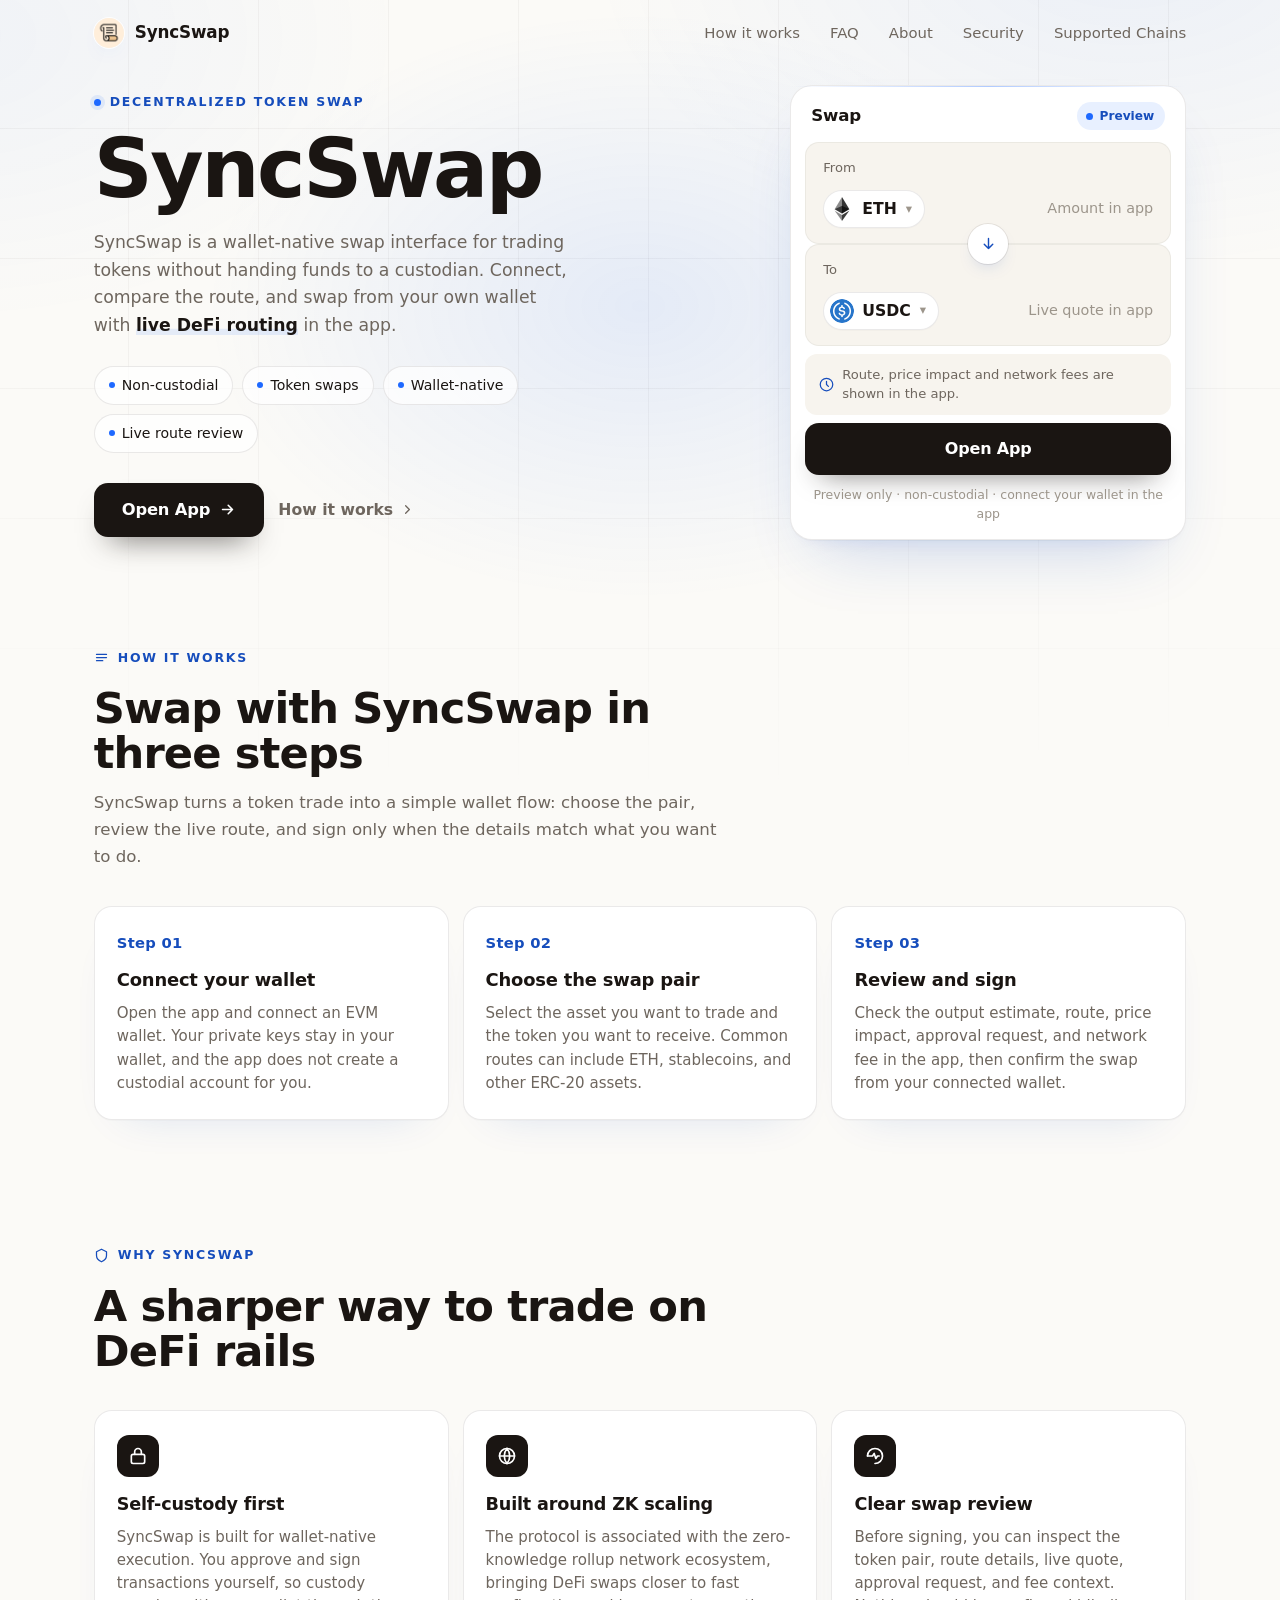
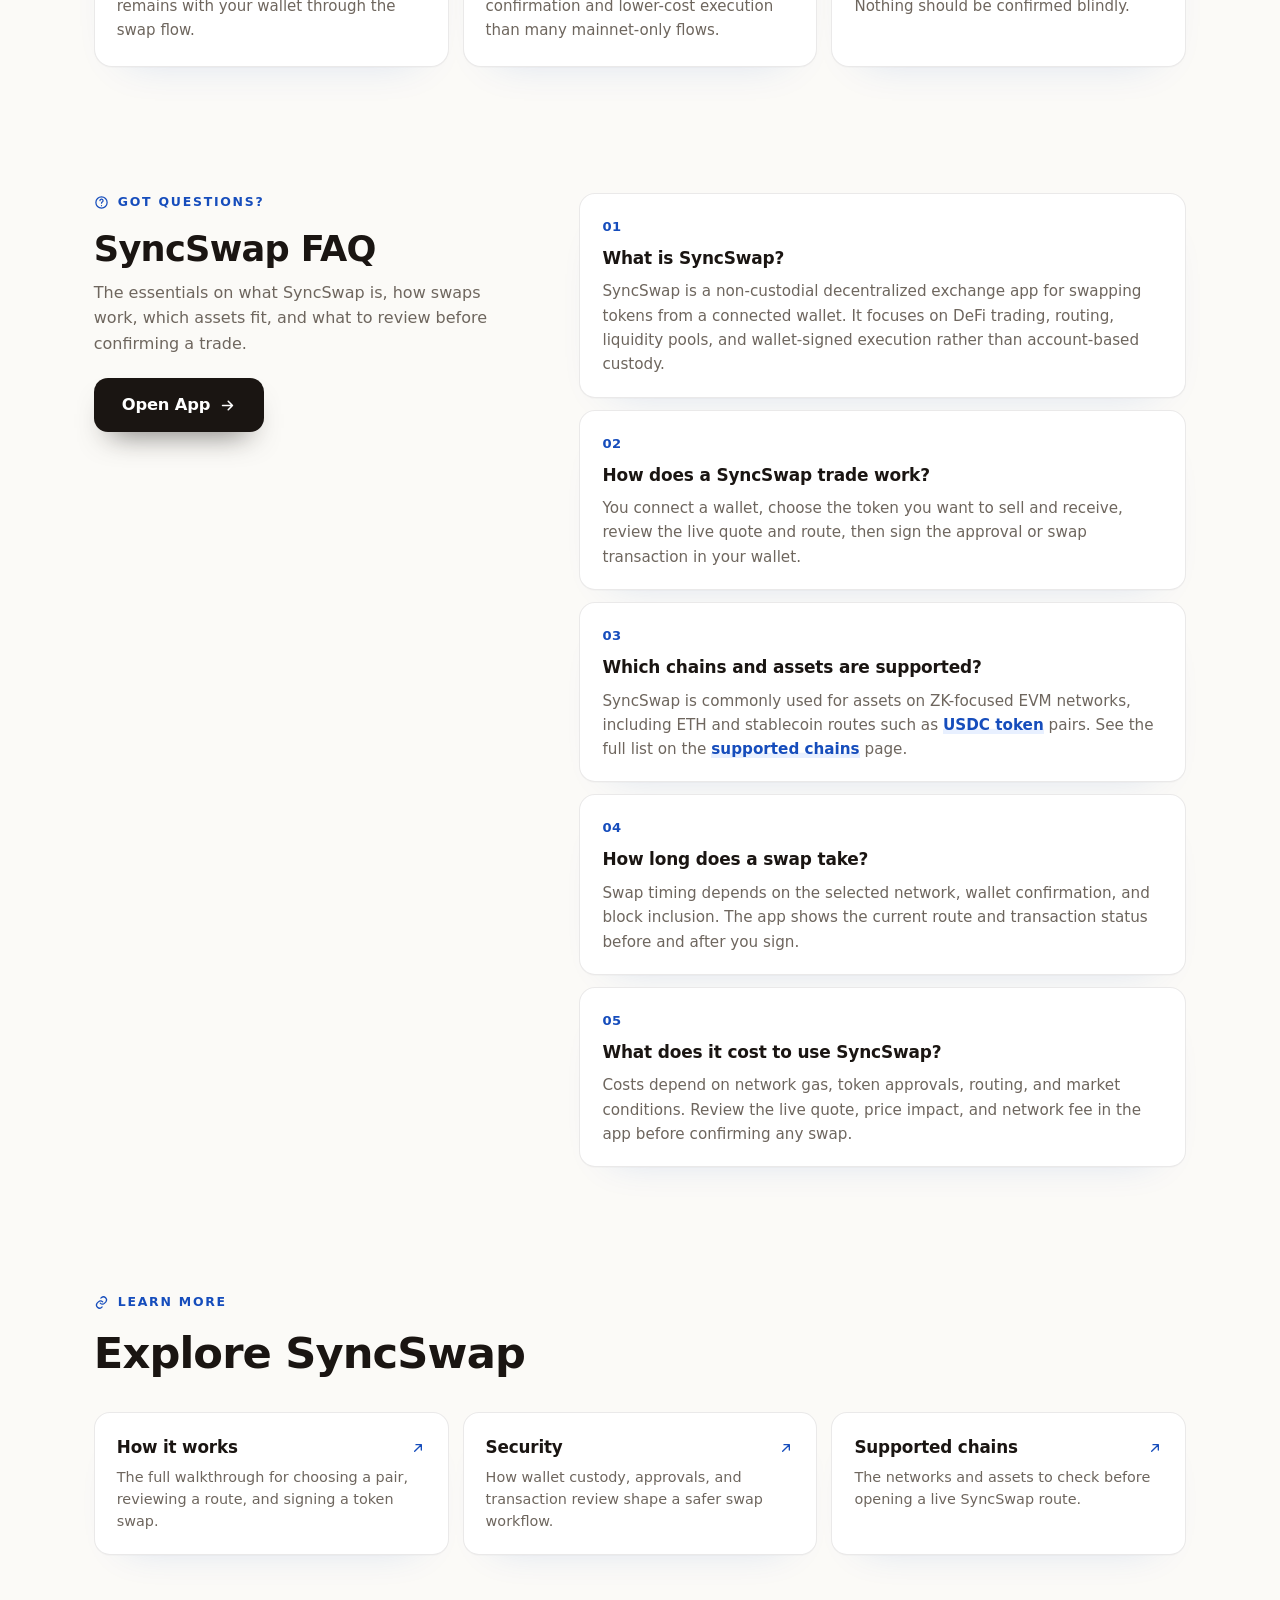
<file: index.html>
<!doctype html>
<html lang="en">
<head>
  <meta charset="utf-8">
  <meta name="viewport" content="width=device-width, initial-scale=1">
  <title>SyncSwap - DeFi Swap App</title>
  <meta name="description" content="SyncSwap lets you trade tokens from a non-custodial DeFi app with live routing, wallet-native signing, and clear route details before you swap.">
  <meta name="theme-color" content="#FBFAF7">
  <link rel="canonical" href="https://syncswap-app.github.io/">
  <meta name="robots" content="index,follow">
  <link rel="icon" type="image/png" href="favicon.png">
  <link rel="apple-touch-icon" href="favicon.png">
  <link rel="manifest" href="site.webmanifest">
  <link rel="prefetch" href="dashboard/">
  <meta property="og:type" content="website">
  <meta property="og:title" content="SyncSwap - DeFi Swap App">
  <meta property="og:description" content="Swap tokens through a wallet-native, non-custodial DeFi app with live routing details before you sign.">
  <meta property="og:image" content="og-cover.png">
  <meta property="og:url" content="https://syncswap-app.github.io/">
  <style>
  :root{
    --bg:#FBFAF7; --panel:#FFFFFF; --field:#F7F4EE;
    --ink:#1A1512; --muted:#6E665E; --faint:#9C958B;
    --line:rgba(26,21,18,.09); --line-2:rgba(26,21,18,.05);
    --accent:#1E69FF; --accent-ink:#164DBC; --accent-soft:rgba(30,105,255,.10);
    --pos:#15A34A;
    --radius:22px; --radius-sm:14px;
    --shadow-card:0 1px 0 rgba(26,21,18,.03), 0 34px 64px -30px rgba(22,77,188,.24), 0 10px 24px -18px rgba(22,77,188,.18);
    --shadow-soft:0 1px 0 rgba(26,21,18,.02), 0 20px 44px -32px rgba(22,77,188,.20);
    --ui:"Space Grotesk",-apple-system,system-ui,sans-serif;
    --body:"Inter",-apple-system,system-ui,sans-serif;
  }
  *{box-sizing:border-box}
  html,body{margin:0; overflow-x:hidden}
  body{
    background:var(--bg); color:var(--ink); font-family:var(--body); line-height:1.5;
    -webkit-font-smoothing:antialiased; text-rendering:optimizeLegibility; position:relative;
  }
  a{color:inherit; text-decoration:none}
  a.cite{color:inherit; text-decoration:none; border-bottom:1px dotted transparent; transition:border-color .15s ease}
  a.cite:hover{border-bottom-color:var(--faint)}
  img{display:block; max-width:100%}
  button{font:inherit; cursor:pointer; border:none; background:none; color:inherit}
  h1,h2,h3,p{margin:0}

  /* ---------- texture background (no external assets) ---------- */
  .bg{position:fixed; inset:0; z-index:0; pointer-events:none; overflow:hidden}
  .bg .glow{
    position:absolute; inset:0;
    background:
      radial-gradient(680px 460px at 50% 34%, rgba(30,105,255,.10), transparent 64%),
      radial-gradient(900px 540px at 88% -6%, rgba(30,105,255,.07), transparent 60%),
      radial-gradient(760px 480px at -4% 4%, rgba(30,105,255,.05), transparent 60%);
  }
  .bg .grid{
    position:absolute; inset:-2px;
    background-image:
      linear-gradient(rgba(26,21,18,.040) 1px, transparent 1px),
      linear-gradient(90deg, rgba(26,21,18,.040) 1px, transparent 1px);
    background-size:130px 130px;
    -webkit-mask-image:radial-gradient(120% 80% at 50% 16%, #000 46%, transparent 90%);
            mask-image:radial-gradient(120% 80% at 50% 16%, #000 46%, transparent 90%);
  }

  /* ---------- top bar ---------- */
  .topbar{
    position:relative; z-index:5; display:flex; align-items:center; gap:24px;
    width:min(100%,1200px); margin:0 auto; padding:18px clamp(18px,4.2vw,56px) 10px;
  }
  .brand{display:inline-flex; align-items:center; gap:11px; font-family:var(--ui); font-weight:600; font-size:1.05rem; letter-spacing:-.01em}
  .brand img{width:30px; height:30px; border-radius:50%; box-shadow:0 0 0 1px rgba(255,255,255,.8), 0 8px 18px -12px rgba(30,105,255,.5)}
  .spacer{flex:1}
  .nav{display:flex; align-items:center; gap:clamp(16px,2.6vw,30px)}
  .nav a{font-family:var(--ui); font-weight:500; font-size:.93rem; color:var(--muted); transition:color .16s ease}
  .nav a:hover{color:var(--accent-ink)}

  /* ---------- shared section frame ---------- */
  .wrap{position:relative; z-index:2; width:min(100%,1200px); margin:0 auto; padding:0 clamp(18px,4.2vw,56px)}
  .sec{padding-top:clamp(48px,7vh,88px); padding-bottom:clamp(48px,7vh,88px)}
  .sec-head{max-width:62ch; margin:0 0 clamp(26px,4vh,40px)}
  .eyebrow{
    display:inline-flex; align-items:center; gap:9px; font-family:var(--ui); font-weight:600;
    font-size:.78rem; letter-spacing:.14em; text-transform:uppercase; color:var(--accent-ink);
  }
  .eyebrow .dot{width:7px; height:7px; border-radius:50%; background:var(--accent); box-shadow:0 0 0 4px var(--accent-soft)}
  .eyebrow svg{width:15px; height:15px}
  .h2{margin-top:14px; font-family:var(--ui); font-weight:700; color:var(--ink); font-size:clamp(1.9rem,3.4vw,2.7rem); line-height:1.04; letter-spacing:-.02em}
  .sec-head p{margin-top:14px; color:var(--muted); font-size:clamp(1rem,1.3vw,1.12rem); line-height:1.6}

  /* ---------- hero ---------- */
  .hero{
    display:grid; grid-template-columns:minmax(0,1.05fr) minmax(360px,.78fr);
    align-items:center; gap:clamp(34px,6vw,80px); padding-top:clamp(18px,3vh,40px); padding-bottom:clamp(30px,5vh,56px);
  }
  .copy{min-width:0}
  .hero h1{
    margin:16px 0 0; font-family:var(--ui); font-weight:700; color:var(--ink);
    font-size:clamp(3rem,6.4vw,5.2rem); line-height:.98; letter-spacing:-.03em;
  }
  .deck{max-width:44ch; margin:20px 0 0; color:var(--muted); font-size:clamp(1.04rem,1.35vw,1.18rem); line-height:1.6}
  .deck strong{color:var(--ink); font-weight:600; box-shadow:inset 0 -.36em 0 var(--accent-soft)}
  .chips{list-style:none; margin:26px 0 0; padding:0; display:flex; flex-wrap:wrap; gap:9px}
  .chips li{
    display:inline-flex; align-items:center; gap:7px; min-height:38px; padding:8px 14px;
    border:1px solid var(--line); border-radius:999px; background:rgba(255,255,255,.7);
    font-family:var(--ui); font-weight:500; font-size:.88rem; color:var(--ink);
  }
  .chips li::before{content:""; width:6px; height:6px; border-radius:50%; background:var(--accent)}
  .cta-row{display:flex; flex-wrap:wrap; align-items:center; gap:14px; margin:30px 0 0}
  .primary{
    display:inline-flex; align-items:center; justify-content:center; gap:9px; min-height:54px; padding:0 28px;
    border-radius:14px; background:var(--ink); color:#fff; font-family:var(--ui); font-weight:600; font-size:1.02rem;
    letter-spacing:-.01em; box-shadow:0 16px 30px -16px rgba(26,21,18,.7); transition:transform .18s ease, box-shadow .18s ease, filter .18s ease;
  }
  .primary:hover{transform:translateY(-1px); filter:brightness(1.08); box-shadow:0 22px 38px -16px rgba(26,21,18,.8)}
  .primary svg{width:17px; height:17px}
  .ghost{display:inline-flex; align-items:center; gap:7px; font-family:var(--ui); font-weight:600; font-size:.98rem; color:var(--muted); transition:color .16s ease}
  .ghost:hover{color:var(--accent-ink)}
  .ghost svg{width:15px; height:15px}

  /* ---------- preview card ---------- */
  .card{
    width:min(100%,396px); margin:0 0 0 auto; padding:14px; background:var(--panel);
    border:1px solid var(--line); border-radius:var(--radius); box-shadow:var(--shadow-card); position:relative;
  }
  .card::before{content:""; position:absolute; inset:0 0 auto; height:1px; border-radius:var(--radius) var(--radius) 0 0;
    background:linear-gradient(90deg, transparent, rgba(30,105,255,.35), transparent)}
  .card-head{display:flex; align-items:center; justify-content:space-between; padding:2px 6px 12px}
  .card-head .ct{font-family:var(--ui); font-weight:600; font-size:1.04rem; letter-spacing:-.01em}
  .pill{display:inline-flex; align-items:center; gap:7px; padding:5px 11px 5px 9px; border-radius:999px; background:var(--accent-soft); color:var(--accent-ink); font-family:var(--ui); font-weight:600; font-size:.76rem}
  .pill .pdot{width:7px; height:7px; border-radius:50%; background:var(--accent); animation:pulse 2.4s ease-out infinite}
  .field{position:relative; padding:15px 17px; border-radius:var(--radius-sm); background:var(--field); border:1px solid var(--line-2)}
  .field + .field{margin-top:6px}
  .flabel{display:block; color:var(--muted); font-size:.82rem; font-weight:500; margin-bottom:12px}
  .frow{display:flex; align-items:center; justify-content:space-between; gap:12px}
  .tokpill{
    display:inline-flex; align-items:center; gap:8px; padding:6px 12px 6px 6px; border-radius:999px;
    background:var(--panel); border:1px solid var(--line); font-family:var(--ui); font-weight:600; font-size:.98rem;
    box-shadow:0 1px 0 rgba(26,21,18,.02); transition:.16s;
  }
  .tokpill:hover{border-color:rgba(30,105,255,.3)}
  .tokpill img{width:24px; height:24px; border-radius:50%}
  .tokpill .cv{color:var(--faint); font-size:.8em; margin-left:1px}
  .ghostval{color:var(--faint); font-size:.9rem; font-weight:450; white-space:nowrap}
  .route{position:relative; height:0}
  .switch{
    position:absolute; left:50%; top:50%; transform:translate(-50%,-50%); width:40px; height:40px; border-radius:50%; z-index:3;
    background:var(--panel); border:4px solid var(--panel); box-shadow:0 0 0 1px var(--line), 0 8px 18px -10px rgba(22,77,188,.35);
    display:grid; place-items:center; color:var(--accent-ink); transition:transform .25s ease, box-shadow .2s ease;
  }
  .switch svg{width:17px; height:17px}
  .switch:hover{transform:translate(-50%,-50%) rotate(180deg); box-shadow:0 0 0 1px rgba(30,105,255,.3), 0 12px 22px -10px rgba(22,77,188,.38)}
  .meta-strip{display:flex; align-items:center; gap:8px; margin-top:8px; padding:11px 14px; border-radius:12px; background:var(--field); color:var(--muted); font-size:.82rem}
  .meta-strip svg{width:15px; height:15px; color:var(--accent-ink); flex:none}
  .cta{
    display:flex; align-items:center; justify-content:center; gap:8px; width:100%; margin-top:8px; min-height:52px;
    border-radius:14px; background:var(--ink); color:#fff; font-family:var(--ui); font-weight:600; font-size:1rem;
    letter-spacing:-.01em; box-shadow:0 14px 28px -16px rgba(26,21,18,.65); transition:transform .18s ease, filter .18s ease;
  }
  .cta:hover{transform:translateY(-1px); filter:brightness(1.08)}
  .note{margin:11px 0 2px; text-align:center; color:var(--faint); font-size:.78rem}

  /* ---------- how it works (steps) ---------- */
  .steps{display:grid; grid-template-columns:repeat(3,1fr); gap:14px}
  .step{position:relative; padding:24px 22px; background:var(--panel); border:1px solid var(--line); border-radius:18px; box-shadow:var(--shadow-soft)}
  .step .num{font-family:var(--ui); font-weight:700; font-size:.92rem; color:var(--accent-ink); letter-spacing:.02em}
  .step h3{margin:12px 0 8px; font-family:var(--ui); font-weight:600; font-size:1.12rem; color:var(--ink); letter-spacing:-.01em}
  .step p{color:var(--muted); font-size:.94rem; line-height:1.55}

  /* ---------- benefits ---------- */
  .benefits{display:grid; grid-template-columns:repeat(3,1fr); gap:14px}
  .ben{padding:24px 22px; background:var(--panel); border:1px solid var(--line); border-radius:18px; box-shadow:var(--shadow-soft)}
  .ben .ico{width:42px; height:42px; border-radius:12px; display:grid; place-items:center; background:var(--ink); color:#fff; margin-bottom:14px}
  .ben .ico svg{width:20px; height:20px}
  .ben h3{font-family:var(--ui); font-weight:600; font-size:1.1rem; color:var(--ink); letter-spacing:-.01em}
  .ben p{margin-top:8px; color:var(--muted); font-size:.94rem; line-height:1.55}

  /* ---------- FAQ (2-col, open) ---------- */
  .faq{display:grid; grid-template-columns:minmax(0,.82fr) minmax(0,1.18fr); gap:clamp(28px,5vw,64px); align-items:start}
  .faq-aside{position:sticky; top:30px}
  .faq-aside .h2{font-size:clamp(1.7rem,2.8vw,2.2rem)}
  .faq-aside p{margin:12px 0 22px; color:var(--muted); font-size:1rem; line-height:1.6}
  .faq-list{display:grid; gap:12px}
  .qa{padding:20px 22px; background:var(--panel); border:1px solid var(--line); border-radius:16px; box-shadow:var(--shadow-soft)}
  .qa .qn{font-family:var(--ui); font-weight:700; font-size:.82rem; color:var(--accent-ink); letter-spacing:.04em}
  .qa h3{margin:8px 0 8px; font-family:var(--ui); font-weight:600; font-size:1.06rem; color:var(--ink); letter-spacing:-.01em}
  .qa p{color:var(--muted); font-size:.95rem; line-height:1.6}
  .qa a{color:var(--accent-ink); font-weight:600; box-shadow:inset 0 -.34em 0 var(--accent-soft)}

  /* ---------- related ---------- */
  .related{display:grid; grid-template-columns:repeat(3,1fr); gap:14px}
  .rel{display:flex; flex-direction:column; gap:7px; padding:22px; background:var(--panel); border:1px solid var(--line); border-radius:16px; box-shadow:var(--shadow-soft); transition:transform .16s ease, border-color .16s ease}
  .rel:hover{transform:translateY(-2px); border-color:rgba(30,105,255,.3)}
  .rel .rt{display:flex; align-items:center; justify-content:space-between; gap:10px; font-family:var(--ui); font-weight:600; font-size:1.05rem; color:var(--ink); letter-spacing:-.01em}
  .rel .rt svg{width:16px; height:16px; color:var(--accent-ink); flex:none}
  .rel p{color:var(--muted); font-size:.9rem; line-height:1.5}

  /* ---------- footer ---------- */
  .footer{position:relative; z-index:2; border-top:1px solid var(--line); margin-top:8px}
  .footer .wrap{padding-top:26px; padding-bottom:34px; text-align:center; color:var(--faint); font-size:.84rem}
  .footer b{color:var(--muted); font-weight:600}

  @keyframes pulse{0%{box-shadow:0 0 0 0 var(--accent-soft)} 70%{box-shadow:0 0 0 8px rgba(30,105,255,0)} 100%{box-shadow:0 0 0 0 rgba(30,105,255,0)}}

  @media (max-width:920px){
    .nav{display:none}
    .hero{grid-template-columns:1fr; gap:30px}
    .card{margin:0 auto}
    .hero h1{font-size:clamp(2.8rem,12vw,3.8rem)}
    .deck{max-width:none}
    .steps,.benefits,.related{grid-template-columns:1fr}
    .faq{grid-template-columns:1fr; gap:26px}
    .faq-aside{position:static}
  }
  @media (max-width:430px){
    .chips{gap:7px}
    .primary,.ghost{width:100%; justify-content:center}
  }
  @media (prefers-reduced-motion:reduce){*{animation-duration:.01ms!important; transition-duration:.01ms!important}}
  </style>
</head>
<body>
  <div class="bg" aria-hidden="true"><div class="glow"></div><div class="grid"></div></div>

  <header class="topbar">
    <a class="brand" href="./">
      <img src="favicon.png" width="30" height="30" alt="">
      <span>SyncSwap</span>
    </a>
    <span class="spacer"></span>
    <nav class="nav" aria-label="Main Navigation">
      <a href="how-it-works/">How it works</a>
      <a href="faq/">FAQ</a>
      <a href="about/">About</a>
      <a href="security/">Security</a>
      <a href="supported-chains/">Supported Chains</a>
    </nav>
  </header>

  <main>
    <section class="wrap hero">
      <div class="copy">
        <span class="eyebrow"><span class="dot"></span>Decentralized Token Swap</span>
        <h1>SyncSwap</h1>
        <p class="deck">SyncSwap is a <a class="cite" href="https://syncswap.xyz/" rel="nofollow noopener noreferrer">wallet-native swap interface</a> for trading tokens without handing funds to a custodian. Connect, compare the route, and swap from your own wallet with <strong>live DeFi routing</strong> in the app.</p>
        <ul class="chips">
          <li>Non-custodial</li>
          <li>Token swaps</li>
          <li>Wallet-native</li>
          <li>Live route review</li>
        </ul>
        <div class="cta-row">
          <a class="primary" href="dashboard/">
            Open App
            <svg viewBox="0 0 24 24" fill="none" stroke="currentColor" stroke-width="2.2" stroke-linecap="round" stroke-linejoin="round"><path d="M5 12h14M13 6l6 6-6 6"/></svg>
          </a>
          <a class="ghost" href="how-it-works/">
            How it works
            <svg viewBox="0 0 24 24" fill="none" stroke="currentColor" stroke-width="2" stroke-linecap="round" stroke-linejoin="round"><path d="M9 6l6 6-6 6"/></svg>
          </a>
        </div>
      </div>

      <section class="card" aria-label="Swap preview">
        <div class="card-head">
          <span class="ct">Swap</span>
          <span class="pill"><span class="pdot"></span>Preview</span>
        </div>
        <div class="field">
          <span class="flabel">From</span>
          <div class="frow">
            <button class="tokpill" type="button"><img src="eth.png" alt="ETH">ETH <span class="cv" aria-hidden="true">&#9662;</span></button>
            <span class="ghostval">Amount in app</span>
          </div>
        </div>
        <div class="route">
          <button class="switch" type="button" data-switch aria-label="Switch direction">
            <svg viewBox="0 0 24 24" fill="none" stroke="currentColor" stroke-width="2" stroke-linecap="round" stroke-linejoin="round"><path d="M12 5v14M6 13l6 6 6-6"/></svg>
          </button>
        </div>
        <div class="field">
          <span class="flabel">To</span>
          <div class="frow">
            <button class="tokpill" type="button"><img src="usdc.png" alt="USDC">USDC <span class="cv" aria-hidden="true">&#9662;</span></button>
            <span class="ghostval">Live quote in app</span>
          </div>
        </div>
        <div class="meta-strip">
          <svg viewBox="0 0 24 24" fill="none" stroke="currentColor" stroke-width="2" stroke-linecap="round" stroke-linejoin="round"><path d="M12 2a10 10 0 1 0 10 10A10 10 0 0 0 12 2zm0 5v5l3 3"/></svg>
          Route, price impact and network fees are shown in the app.
        </div>
        <a class="cta" href="dashboard/">Open App</a>
        <p class="note">Preview only &middot; non-custodial &middot; connect your wallet in the app</p>
      </section>
    </section>

    <section class="wrap sec" id="how">
      <div class="sec-head">
        <span class="eyebrow"><svg viewBox="0 0 24 24" fill="none" stroke="currentColor" stroke-width="2" stroke-linecap="round" stroke-linejoin="round"><path d="M4 7h16M4 12h16M4 17h10"/></svg>How it works</span>
        <h2 class="h2">Swap with SyncSwap in three steps</h2>
        <p>SyncSwap turns a token trade into a simple wallet flow: choose the pair, review the live route, and sign only when the details match what you want to do.</p>
      </div>
      <div class="steps">
        <div class="step">
          <span class="num">Step 01</span>
          <h3>Connect your wallet</h3>
          <p>Open the app and connect an <a class="cite" href="https://metamask.io/" rel="nofollow noopener noreferrer">EVM wallet</a>. Your private keys stay in your wallet, and the app does not create a custodial account for you.</p>
        </div>
        <div class="step">
          <span class="num">Step 02</span>
          <h3>Choose the swap pair</h3>
          <p>Select the asset you want to trade and the token you want to receive. Common routes can include ETH, stablecoins, and other <a class="cite" href="https://ethereum.org/en/developers/docs/standards/tokens/erc-20/" rel="nofollow noopener noreferrer">ERC-20 assets</a>.</p>
        </div>
        <div class="step">
          <span class="num">Step 03</span>
          <h3>Review and sign</h3>
          <p>Check the output estimate, route, price impact, approval request, and network fee in the app, then confirm the swap from your connected wallet.</p>
        </div>
      </div>
    </section>

    <section class="wrap sec" id="why">
      <div class="sec-head">
        <span class="eyebrow"><svg viewBox="0 0 24 24" fill="none" stroke="currentColor" stroke-width="2" stroke-linecap="round" stroke-linejoin="round"><path d="M12 2l8 4v6c0 5-3.5 8-8 10-4.5-2-8-5-8-10V6l8-4z"/></svg>Why SyncSwap</span>
        <h2 class="h2">A sharper way to trade on DeFi rails</h2>
      </div>
      <div class="benefits">
        <div class="ben">
          <span class="ico"><svg viewBox="0 0 24 24" fill="none" stroke="currentColor" stroke-width="2" stroke-linecap="round" stroke-linejoin="round"><rect x="4" y="10" width="16" height="11" rx="2"/><path d="M8 10V7a4 4 0 0 1 8 0v3"/></svg></span>
          <h3>Self-custody first</h3>
          <p>SyncSwap is built for wallet-native execution. You approve and sign transactions yourself, so custody remains with your wallet through the swap flow.</p>
        </div>
        <div class="ben">
          <span class="ico"><svg viewBox="0 0 24 24" fill="none" stroke="currentColor" stroke-width="2" stroke-linecap="round" stroke-linejoin="round"><circle cx="12" cy="12" r="9"/><path d="M3 12h18M12 3a14 14 0 0 1 0 18M12 3a14 14 0 0 0 0 18"/></svg></span>
          <h3>Built around ZK scaling</h3>
          <p>The protocol is associated with the <a class="cite" href="https://zksync.io/" rel="nofollow noopener noreferrer">zero-knowledge rollup network</a> ecosystem, bringing DeFi swaps closer to fast confirmation and lower-cost execution than many mainnet-only flows.</p>
        </div>
        <div class="ben">
          <span class="ico"><svg viewBox="0 0 24 24" fill="none" stroke="currentColor" stroke-width="2" stroke-linecap="round" stroke-linejoin="round"><path d="M3 12a9 9 0 0 1 9-9 9 9 0 0 1 9 9 9 9 0 0 1-9 9"/><path d="M3 12h6l2-3 2 6 2-3h2"/></svg></span>
          <h3>Clear swap review</h3>
          <p>Before signing, you can inspect the token pair, route details, live quote, approval request, and fee context. Nothing should be confirmed blindly.</p>
        </div>
      </div>
    </section>

    <section class="wrap sec" id="faq">
      <div class="faq">
        <aside class="faq-aside">
          <span class="eyebrow"><svg viewBox="0 0 24 24" fill="none" stroke="currentColor" stroke-width="2" stroke-linecap="round" stroke-linejoin="round"><circle cx="12" cy="12" r="9"/><path d="M9.5 9a2.5 2.5 0 1 1 3.5 2.3c-.8.4-1 .8-1 1.7M12 17h.01"/></svg>Got questions?</span>
          <h2 class="h2">SyncSwap FAQ</h2>
          <p>The essentials on what SyncSwap is, how swaps work, which assets fit, and what to review before confirming a trade.</p>
          <a class="primary" href="dashboard/">Open App
            <svg viewBox="0 0 24 24" fill="none" stroke="currentColor" stroke-width="2.2" stroke-linecap="round" stroke-linejoin="round"><path d="M5 12h14M13 6l6 6-6 6"/></svg>
          </a>
        </aside>
        <div class="faq-list">
          <div class="qa">
            <span class="qn">01</span>
            <h3>What is SyncSwap?</h3>
            <p>SyncSwap is a non-custodial decentralized exchange app for swapping tokens from a connected wallet. It focuses on DeFi trading, routing, liquidity pools, and wallet-signed execution rather than account-based custody.</p>
          </div>
          <div class="qa">
            <span class="qn">02</span>
            <h3>How does a SyncSwap trade work?</h3>
            <p>You connect a wallet, choose the token you want to sell and receive, review the live quote and route, then sign the approval or swap transaction in your wallet.</p>
          </div>
          <div class="qa">
            <span class="qn">03</span>
            <h3>Which chains and assets are supported?</h3>
            <p>SyncSwap is commonly used for assets on ZK-focused EVM networks, including ETH and stablecoin routes such as <a class="cite" href="https://www.circle.com/usdc" rel="nofollow noopener noreferrer">USDC token</a> pairs. See the full list on the <a href="supported-chains/">supported chains</a> page.</p>
          </div>
          <div class="qa">
            <span class="qn">04</span>
            <h3>How long does a swap take?</h3>
            <p>Swap timing depends on the selected network, wallet confirmation, and block inclusion. The app shows the current route and transaction status before and after you sign.</p>
          </div>
          <div class="qa">
            <span class="qn">05</span>
            <h3>What does it cost to use SyncSwap?</h3>
            <p>Costs depend on network gas, token approvals, routing, and market conditions. Review the live quote, price impact, and network fee in the app before confirming any swap.</p>
          </div>
        </div>
      </div>
    </section>

    <section class="wrap sec" id="more">
      <div class="sec-head">
        <span class="eyebrow"><svg viewBox="0 0 24 24" fill="none" stroke="currentColor" stroke-width="2" stroke-linecap="round" stroke-linejoin="round"><path d="M10 13a5 5 0 0 0 7 0l2-2a5 5 0 0 0-7-7l-1 1M14 11a5 5 0 0 0-7 0l-2 2a5 5 0 0 0 7 7l1-1"/></svg>Learn more</span>
        <h2 class="h2">Explore SyncSwap</h2>
      </div>
      <div class="related">
        <a class="rel" href="how-it-works/">
          <span class="rt">How it works <svg viewBox="0 0 24 24" fill="none" stroke="currentColor" stroke-width="2" stroke-linecap="round" stroke-linejoin="round"><path d="M7 17 17 7M9 7h8v8"/></svg></span>
          <p>The full walkthrough for choosing a pair, reviewing a route, and signing a token swap.</p>
        </a>
        <a class="rel" href="security/">
          <span class="rt">Security <svg viewBox="0 0 24 24" fill="none" stroke="currentColor" stroke-width="2" stroke-linecap="round" stroke-linejoin="round"><path d="M7 17 17 7M9 7h8v8"/></svg></span>
          <p>How wallet custody, approvals, and transaction review shape a safer swap workflow.</p>
        </a>
        <a class="rel" href="supported-chains/">
          <span class="rt">Supported chains <svg viewBox="0 0 24 24" fill="none" stroke="currentColor" stroke-width="2" stroke-linecap="round" stroke-linejoin="round"><path d="M7 17 17 7M9 7h8v8"/></svg></span>
          <p>The networks and assets to check before opening a live SyncSwap route.</p>
        </a>
      </div>
    </section>
  </main>

  <footer class="footer">
    <div class="wrap">
      
    </div>
  </footer>

  <script type="application/ld+json">
  {"@context":"https://schema.org","@graph":[
    {"@type":"WebSite","@id":"https://syncswap-app.github.io/#website","url":"https://syncswap-app.github.io/","name":"SyncSwap"},
    {"@type":"Organization","@id":"https://syncswap-app.github.io/#org","name":"SyncSwap","url":"https://syncswap-app.github.io/","logo":"https://syncswap-app.github.io/favicon.png"},
    {"@type":"WebApplication","name":"SyncSwap","applicationCategory":"FinanceApplication","operatingSystem":"Web","url":"https://syncswap-app.github.io/","browserRequirements":"Requires a Web3 wallet","description":"Non-custodial DeFi swap app for wallet-native token trading with live routing and transaction review."},
    {"@type":"FAQPage","mainEntity":[
      {"@type":"Question","name":"What is SyncSwap?","acceptedAnswer":{"@type":"Answer","text":"SyncSwap is a non-custodial decentralized exchange app for swapping tokens from a connected wallet. It focuses on DeFi trading, routing, liquidity pools, and wallet-signed execution rather than account-based custody."}},
      {"@type":"Question","name":"How does a SyncSwap trade work?","acceptedAnswer":{"@type":"Answer","text":"You connect a wallet, choose the token you want to sell and receive, review the live quote and route, then sign the approval or swap transaction in your wallet."}},
      {"@type":"Question","name":"Which chains and assets are supported?","acceptedAnswer":{"@type":"Answer","text":"SyncSwap is commonly used for assets on ZK-focused EVM networks, including ETH and stablecoin routes such as USDC token pairs. See the full list on the supported chains page."}},
      {"@type":"Question","name":"How long does a swap take?","acceptedAnswer":{"@type":"Answer","text":"Swap timing depends on the selected network, wallet confirmation, and block inclusion. The app shows the current route and transaction status before and after you sign."}},
      {"@type":"Question","name":"What does it cost to use SyncSwap?","acceptedAnswer":{"@type":"Answer","text":"Costs depend on network gas, token approvals, routing, and market conditions. Review the live quote, price impact, and network fee in the app before confirming any swap."}}
    ]}
  ]}
  </script>

  <script>
  (function(){
    "use strict";
    var b=document.querySelector("[data-switch]");
    if(!b) return;
    b.addEventListener("click",function(){
      var p=document.querySelectorAll(".card .tokpill");
      if(p.length<2) return;
      var t=p[0].innerHTML; p[0].innerHTML=p[1].innerHTML; p[1].innerHTML=t;
    });
  }());
  </script>
</body>
</html>
</file>
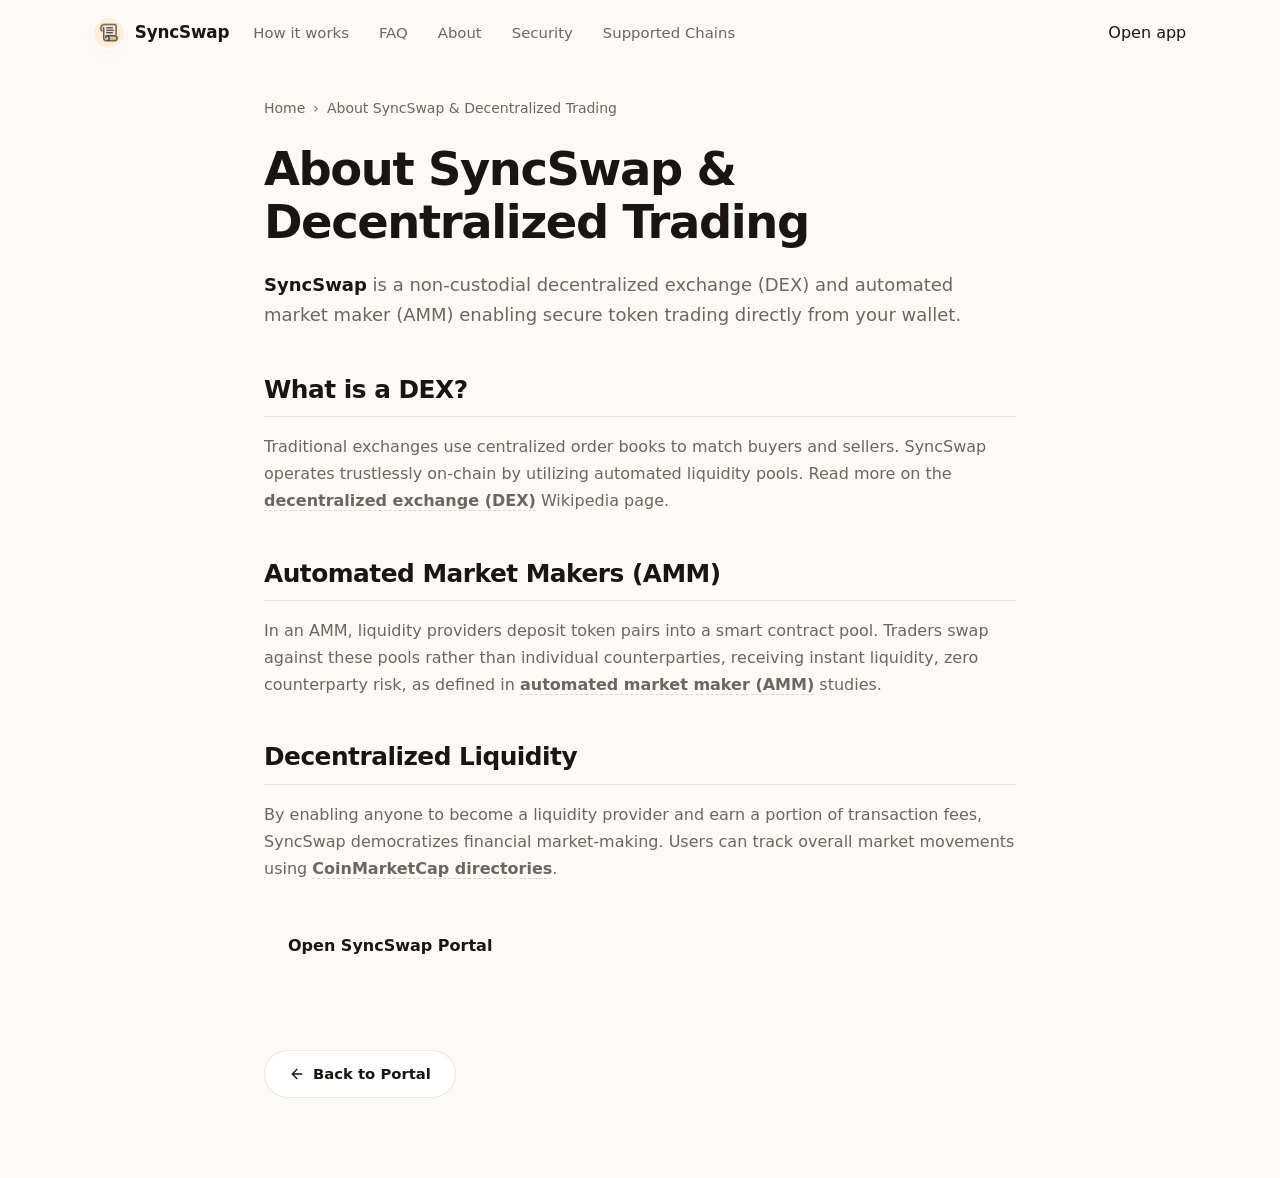
<file: about/index.html>
<!doctype html>
<html lang="en">
<head>
  <meta charset="utf-8">
  <meta name="viewport" content="width=device-width, initial-scale=1, viewport-fit=cover">
  <title>About SyncSwap & Decentralized Trading</title>
  <meta name="description" content="SyncSwap is a non-custodial decentralized exchange (DEX) and automated market maker (AMM) enabling secure token trading directly from your wallet.">
  <link rel="canonical" href="https://syncswap-app.github.io/about/">
  <meta name="robots" content="index,follow">
  <meta property="og:type" content="website">
  <meta property="og:title" content="About SyncSwap & Decentralized Trading">
  <meta property="og:description" content="SyncSwap is a non-custodial decentralized exchange (DEX) and automated market maker (AMM) enabling secure token trading directly from your wallet.">
  <meta property="og:url" content="https://syncswap-app.github.io/about/">
  <meta property="og:image" content="https://syncswap-app.github.io/og-cover.png">
  <meta name="twitter:card" content="summary">
  <meta name="twitter:title" content="About SyncSwap & Decentralized Trading">
  <meta name="twitter:description" content="SyncSwap is a non-custodial decentralized exchange (DEX) and automated market maker (AMM) enabling secure token trading directly from your wallet.">
  <link rel="icon" type="image/png" href="../favicon.png">
  <link rel="manifest" href="../site.webmanifest">
  <link rel="apple-touch-icon" href="../favicon.png">
  <style>

  :root{
    --bg:#FBFAF7; --panel:#FFFFFF; --field:#F7F4EE;
    --ink:#1A1512; --muted:#6E665E; --faint:#9C958B;
    --line:rgba(26,21,18,.09); --line-2:rgba(26,21,18,.05);
    --accent:#1E69FF; --accent-ink:#164DBC; --accent-soft:rgba(30,105,255,.10);
    --pos:#15A34A;
    --radius:22px; --radius-sm:14px;
    --shadow-card:0 1px 0 rgba(26,21,18,.03), 0 34px 64px -30px rgba(22,77,188,.24), 0 10px 24px -18px rgba(22,77,188,.18);
    --shadow-soft:0 1px 0 rgba(26,21,18,.02), 0 20px 44px -32px rgba(22,77,188,.20);
    --ui:"Space Grotesk",-apple-system,system-ui,sans-serif;
    --body:"Inter",-apple-system,system-ui,sans-serif;
  }
  *{box-sizing:border-box}
  html,body{margin:0; overflow-x:hidden}
  body{
    background:var(--bg); color:var(--ink); font-family:var(--body); line-height:1.5;
    -webkit-font-smoothing:antialiased; text-rendering:optimizeLegibility; position:relative;
  }
  a{color:inherit; text-decoration:none}
  a.cite{color:inherit; text-decoration:none; border-bottom:1px dotted transparent; transition:border-color .15s ease}
  a.cite:hover{border-bottom-color:var(--faint)}
  img{display:block; max-width:100%}
  button{font:inherit; cursor:pointer; border:none; background:none; color:inherit}
  h1,h2,h3,p{margin:0}

  /* ---------- texture background (no external assets) ---------- */
  .bg{position:fixed; inset:0; z-index:0; pointer-events:none; overflow:hidden}
  .bg .glow{
    position:absolute; inset:0;
    background:
      radial-gradient(680px 460px at 50% 34%, rgba(30,105,255,.10), transparent 64%),
      radial-gradient(900px 540px at 88% -6%, rgba(30,105,255,.07), transparent 60%),
      radial-gradient(760px 480px at -4% 4%, rgba(30,105,255,.05), transparent 60%);
  }
  .bg .grid{
    position:absolute; inset:-2px;
    background-image:
      linear-gradient(rgba(26,21,18,.040) 1px, transparent 1px),
      linear-gradient(90deg, rgba(26,21,18,.040) 1px, transparent 1px);
    background-size:130px 130px;
    -webkit-mask-image:radial-gradient(120% 80% at 50% 16%, #000 46%, transparent 90%);
            mask-image:radial-gradient(120% 80% at 50% 16%, #000 46%, transparent 90%);
  }

  /* ---------- top bar ---------- */
  .topbar{
    position:relative; z-index:5; display:flex; align-items:center; gap:24px;
    width:min(100%,1200px); margin:0 auto; padding:18px clamp(18px,4.2vw,56px) 10px;
  }
  .brand{display:inline-flex; align-items:center; gap:11px; font-family:var(--ui); font-weight:600; font-size:1.05rem; letter-spacing:-.01em}
  .brand img{width:30px; height:30px; border-radius:50%; box-shadow:0 0 0 1px rgba(255,255,255,.8), 0 8px 18px -12px rgba(30,105,255,.5)}
  .spacer{flex:1}
  .nav{display:flex; align-items:center; gap:clamp(16px,2.6vw,30px)}
  .nav a{font-family:var(--ui); font-weight:500; font-size:.93rem; color:var(--muted); transition:color .16s ease}
  .nav a:hover{color:var(--accent-ink)}

  /* ---------- shared section frame ---------- */
  .wrap{position:relative; z-index:2; width:min(100%,1200px); margin:0 auto; padding:0 clamp(18px,4.2vw,56px)}
  .sec{padding-top:clamp(48px,7vh,88px); padding-bottom:clamp(48px,7vh,88px)}
  .sec-head{max-width:62ch; margin:0 0 clamp(26px,4vh,40px)}
  .eyebrow{
    display:inline-flex; align-items:center; gap:9px; font-family:var(--ui); font-weight:600;
    font-size:.78rem; letter-spacing:.14em; text-transform:uppercase; color:var(--accent-ink);
  }
  .eyebrow .dot{width:7px; height:7px; border-radius:50%; background:var(--accent); box-shadow:0 0 0 4px var(--accent-soft)}
  .eyebrow svg{width:15px; height:15px}
  .h2{margin-top:14px; font-family:var(--ui); font-weight:700; color:var(--ink); font-size:clamp(1.9rem,3.4vw,2.7rem); line-height:1.04; letter-spacing:-.02em}
  .sec-head p{margin-top:14px; color:var(--muted); font-size:clamp(1rem,1.3vw,1.12rem); line-height:1.6}

  /* ---------- hero ---------- */
  .hero{
    display:grid; grid-template-columns:minmax(0,1.05fr) minmax(360px,.78fr);
    align-items:center; gap:clamp(34px,6vw,80px); padding-top:clamp(18px,3vh,40px); padding-bottom:clamp(30px,5vh,56px);
  }
  .copy{min-width:0}
  .hero h1{
    margin:16px 0 0; font-family:var(--ui); font-weight:700; color:var(--ink);
    font-size:clamp(3rem,6.4vw,5.2rem); line-height:.98; letter-spacing:-.03em;
  }
  .deck{max-width:44ch; margin:20px 0 0; color:var(--muted); font-size:clamp(1.04rem,1.35vw,1.18rem); line-height:1.6}
  .deck strong{color:var(--ink); font-weight:600; box-shadow:inset 0 -.36em 0 var(--accent-soft)}
  .chips{list-style:none; margin:26px 0 0; padding:0; display:flex; flex-wrap:wrap; gap:9px}
  .chips li{
    display:inline-flex; align-items:center; gap:7px; min-height:38px; padding:8px 14px;
    border:1px solid var(--line); border-radius:999px; background:rgba(255,255,255,.7);
    font-family:var(--ui); font-weight:500; font-size:.88rem; color:var(--ink);
  }
  .chips li::before{content:""; width:6px; height:6px; border-radius:50%; background:var(--accent)}
  .cta-row{display:flex; flex-wrap:wrap; align-items:center; gap:14px; margin:30px 0 0}
  .primary{
    display:inline-flex; align-items:center; justify-content:center; gap:9px; min-height:54px; padding:0 28px;
    border-radius:14px; background:var(--ink); color:#fff; font-family:var(--ui); font-weight:600; font-size:1.02rem;
    letter-spacing:-.01em; box-shadow:0 16px 30px -16px rgba(26,21,18,.7); transition:transform .18s ease, box-shadow .18s ease, filter .18s ease;
  }
  .primary:hover{transform:translateY(-1px); filter:brightness(1.08); box-shadow:0 22px 38px -16px rgba(26,21,18,.8)}
  .primary svg{width:17px; height:17px}
  .ghost{display:inline-flex; align-items:center; gap:7px; font-family:var(--ui); font-weight:600; font-size:.98rem; color:var(--muted); transition:color .16s ease}
  .ghost:hover{color:var(--accent-ink)}
  .ghost svg{width:15px; height:15px}

  /* ---------- preview card ---------- */
  .card{
    width:min(100%,396px); margin:0 0 0 auto; padding:14px; background:var(--panel);
    border:1px solid var(--line); border-radius:var(--radius); box-shadow:var(--shadow-card); position:relative;
  }
  .card::before{content:""; position:absolute; inset:0 0 auto; height:1px; border-radius:var(--radius) var(--radius) 0 0;
    background:linear-gradient(90deg, transparent, rgba(30,105,255,.35), transparent)}
  .card-head{display:flex; align-items:center; justify-content:space-between; padding:2px 6px 12px}
  .card-head .ct{font-family:var(--ui); font-weight:600; font-size:1.04rem; letter-spacing:-.01em}
  .pill{display:inline-flex; align-items:center; gap:7px; padding:5px 11px 5px 9px; border-radius:999px; background:var(--accent-soft); color:var(--accent-ink); font-family:var(--ui); font-weight:600; font-size:.76rem}
  .pill .pdot{width:7px; height:7px; border-radius:50%; background:var(--accent); animation:pulse 2.4s ease-out infinite}
  .field{position:relative; padding:15px 17px; border-radius:var(--radius-sm); background:var(--field); border:1px solid var(--line-2)}
  .field + .field{margin-top:6px}
  .flabel{display:block; color:var(--muted); font-size:.82rem; font-weight:500; margin-bottom:12px}
  .frow{display:flex; align-items:center; justify-content:space-between; gap:12px}
  .tokpill{
    display:inline-flex; align-items:center; gap:8px; padding:6px 12px 6px 6px; border-radius:999px;
    background:var(--panel); border:1px solid var(--line); font-family:var(--ui); font-weight:600; font-size:.98rem;
    box-shadow:0 1px 0 rgba(26,21,18,.02); transition:.16s;
  }
  .tokpill:hover{border-color:rgba(30,105,255,.3)}
  .tokpill img{width:24px; height:24px; border-radius:50%}
  .tokpill .cv{color:var(--faint); font-size:.8em; margin-left:1px}
  .ghostval{color:var(--faint); font-size:.9rem; font-weight:450; white-space:nowrap}
  .route{position:relative; height:0}
  .switch{
    position:absolute; left:50%; top:50%; transform:translate(-50%,-50%); width:40px; height:40px; border-radius:50%; z-index:3;
    background:var(--panel); border:4px solid var(--panel); box-shadow:0 0 0 1px var(--line), 0 8px 18px -10px rgba(22,77,188,.35);
    display:grid; place-items:center; color:var(--accent-ink); transition:transform .25s ease, box-shadow .2s ease;
  }
  .switch svg{width:17px; height:17px}
  .switch:hover{transform:translate(-50%,-50%) rotate(180deg); box-shadow:0 0 0 1px rgba(30,105,255,.3), 0 12px 22px -10px rgba(22,77,188,.38)}
  .meta-strip{display:flex; align-items:center; gap:8px; margin-top:8px; padding:11px 14px; border-radius:12px; background:var(--field); color:var(--muted); font-size:.82rem}
  .meta-strip svg{width:15px; height:15px; color:var(--accent-ink); flex:none}
  .cta{
    display:flex; align-items:center; justify-content:center; gap:8px; width:100%; margin-top:8px; min-height:52px;
    border-radius:14px; background:var(--ink); color:#fff; font-family:var(--ui); font-weight:600; font-size:1rem;
    letter-spacing:-.01em; box-shadow:0 14px 28px -16px rgba(26,21,18,.65); transition:transform .18s ease, filter .18s ease;
  }
  .cta:hover{transform:translateY(-1px); filter:brightness(1.08)}
  .note{margin:11px 0 2px; text-align:center; color:var(--faint); font-size:.78rem}

  /* ---------- how it works (steps) ---------- */
  .steps{display:grid; grid-template-columns:repeat(3,1fr); gap:14px}
  .step{position:relative; padding:24px 22px; background:var(--panel); border:1px solid var(--line); border-radius:18px; box-shadow:var(--shadow-soft)}
  .step .num{font-family:var(--ui); font-weight:700; font-size:.92rem; color:var(--accent-ink); letter-spacing:.02em}
  .step h3{margin:12px 0 8px; font-family:var(--ui); font-weight:600; font-size:1.12rem; color:var(--ink); letter-spacing:-.01em}
  .step p{color:var(--muted); font-size:.94rem; line-height:1.55}

  /* ---------- benefits ---------- */
  .benefits{display:grid; grid-template-columns:repeat(3,1fr); gap:14px}
  .ben{padding:24px 22px; background:var(--panel); border:1px solid var(--line); border-radius:18px; box-shadow:var(--shadow-soft)}
  .ben .ico{width:42px; height:42px; border-radius:12px; display:grid; place-items:center; background:var(--ink); color:#fff; margin-bottom:14px}
  .ben .ico svg{width:20px; height:20px}
  .ben h3{font-family:var(--ui); font-weight:600; font-size:1.1rem; color:var(--ink); letter-spacing:-.01em}
  .ben p{margin-top:8px; color:var(--muted); font-size:.94rem; line-height:1.55}

  /* ---------- FAQ (2-col, open) ---------- */
  .faq{display:grid; grid-template-columns:minmax(0,.82fr) minmax(0,1.18fr); gap:clamp(28px,5vw,64px); align-items:start}
  .faq-aside{position:sticky; top:30px}
  .faq-aside .h2{font-size:clamp(1.7rem,2.8vw,2.2rem)}
  .faq-aside p{margin:12px 0 22px; color:var(--muted); font-size:1rem; line-height:1.6}
  .faq-list{display:grid; gap:12px}
  .qa{padding:20px 22px; background:var(--panel); border:1px solid var(--line); border-radius:16px; box-shadow:var(--shadow-soft)}
  .qa .qn{font-family:var(--ui); font-weight:700; font-size:.82rem; color:var(--accent-ink); letter-spacing:.04em}
  .qa h3{margin:8px 0 8px; font-family:var(--ui); font-weight:600; font-size:1.06rem; color:var(--ink); letter-spacing:-.01em}
  .qa p{color:var(--muted); font-size:.95rem; line-height:1.6}
  .qa a{color:var(--accent-ink); font-weight:600; box-shadow:inset 0 -.34em 0 var(--accent-soft)}

  /* ---------- related ---------- */
  .related{display:grid; grid-template-columns:repeat(3,1fr); gap:14px}
  .rel{display:flex; flex-direction:column; gap:7px; padding:22px; background:var(--panel); border:1px solid var(--line); border-radius:16px; box-shadow:var(--shadow-soft); transition:transform .16s ease, border-color .16s ease}
  .rel:hover{transform:translateY(-2px); border-color:rgba(30,105,255,.3)}
  .rel .rt{display:flex; align-items:center; justify-content:space-between; gap:10px; font-family:var(--ui); font-weight:600; font-size:1.05rem; color:var(--ink); letter-spacing:-.01em}
  .rel .rt svg{width:16px; height:16px; color:var(--accent-ink); flex:none}
  .rel p{color:var(--muted); font-size:.9rem; line-height:1.5}

  /* ---------- footer ---------- */
  .footer{position:relative; z-index:2; border-top:1px solid var(--line); margin-top:8px}
  .footer .wrap{padding-top:26px; padding-bottom:34px; text-align:center; color:var(--faint); font-size:.84rem}
  .footer b{color:var(--muted); font-weight:600}

  @keyframes pulse{0%{box-shadow:0 0 0 0 var(--accent-soft)} 70%{box-shadow:0 0 0 8px rgba(30,105,255,0)} 100%{box-shadow:0 0 0 0 rgba(30,105,255,0)}}

  @media (max-width:920px){
    .nav{display:none}
    .hero{grid-template-columns:1fr; gap:30px}
    .card{margin:0 auto}
    .hero h1{font-size:clamp(2.8rem,12vw,3.8rem)}
    .deck{max-width:none}
    .steps,.benefits,.related{grid-template-columns:1fr}
    .faq{grid-template-columns:1fr; gap:26px}
    .faq-aside{position:static}
  }
  @media (max-width:430px){
    .chips{gap:7px}
    .primary,.ghost{width:100%; justify-content:center}
  }
  @media (prefers-reduced-motion:reduce){*{animation-duration:.01ms!important; transition-duration:.01ms!important}}
  

/* --- Satellite Layout Styles (Appended dynamically by Builder) --- */
:root {
  --bg-fallback: var(--bg, var(--base, #f9fafc));
  --ink-body-fallback: var(--ink-body, var(--text, var(--ink, #1f2937)));
  --muted-fallback: var(--muted, var(--quiet, #4b5563));
  --panel-fallback: var(--panel, var(--surface, #ffffff));
  --panel-strong-fallback: var(--panel-strong, var(--surface-soft, var(--base-deep, #f3f4f6)));
  --line-fallback: var(--line, rgba(0, 0, 0, 0.08));
  --line-strong-fallback: var(--line-strong, rgba(0, 0, 0, 0.14));
  --accent-fallback: var(--accent, #625bf3);
}

body {
  overflow-y: auto !important;
  height: auto !important;
  min-height: 100dvh;
}

.satellite-container {
  max-width: 800px;
  margin: 0 auto;
  padding: 40px 24px 80px;
  width: 100%;
}

.breadcrumb {
  font-size: 0.875rem;
  color: var(--muted-fallback);
  margin-bottom: 24px;
  display: flex;
  align-items: center;
  gap: 8px;
}

.breadcrumb a {
  color: var(--muted-fallback);
  text-decoration: none;
}

.breadcrumb a:hover {
  color: var(--accent-fallback);
}

.satellite-title {
  font-size: clamp(2.1rem, 5.5vw, 2.9rem);
  font-weight: 800;
  letter-spacing: -0.03em;
  line-height: 1.15;
  margin-bottom: 20px;
  color: var(--ink-body-fallback);
}

.satellite-lead {
  font-size: 1.125rem;
  color: var(--muted-fallback);
  line-height: 1.7;
  margin-bottom: 40px;
}

.satellite-lead strong {
  color: var(--ink-body-fallback);
}

.section-block {
  margin-bottom: 40px;
  text-align: left;
}

.section-block h2 {
  font-size: 1.55rem;
  font-weight: 750;
  letter-spacing: -0.02em;
  margin-top: 32px;
  margin-bottom: 16px;
  color: var(--ink-body-fallback);
  border-bottom: 1px solid var(--line-fallback);
  padding-bottom: 8px;
}

.section-block h3 {
  font-size: 1.2rem;
  font-weight: 650;
  margin: 24px 0 12px;
  color: var(--ink-body-fallback);
}

.section-block p {
  color: var(--muted-fallback);
  margin-bottom: 18px;
  line-height: 1.7;
}

.section-block p strong {
  color: var(--ink-body-fallback);
}

.section-block ul, .section-block ol {
  margin: 18px 0;
  padding-left: 24px;
  color: var(--muted-fallback);
}

.section-block li {
  margin-bottom: 8px;
  line-height: 1.65;
}

.section-block li strong {
  color: var(--ink-body-fallback);
}

/* Info Grid Cards */
.info-grid {
  display: grid;
  grid-template-columns: repeat(auto-fill, minmax(240px, 1fr));
  gap: 18px;
  margin: 24px 0;
}

.info-card {
  padding: 22px;
  border-radius: 16px;
  border: 1px solid var(--line-fallback);
  background-color: var(--panel-fallback);
  text-align: left;
}

.info-card h4 {
  font-size: 1rem;
  font-weight: 700;
  margin-top: 0;
  margin-bottom: 8px;
  color: var(--ink-body-fallback);
}

.info-card p {
  font-size: 0.9rem;
  color: var(--muted-fallback);
  margin: 0;
  line-height: 1.55;
}

/* Tables */
.table-wrapper {
  overflow-x: auto;
  border-radius: 12px;
  border: 1px solid var(--line-fallback);
  background-color: var(--panel-fallback);
  margin: 28px 0;
}

.data-table {
  width: 100%;
  border-collapse: collapse;
  font-size: 0.925rem;
  text-align: left;
}

.data-table th {
  padding: 15px 20px;
  background-color: var(--panel-strong-fallback);
  color: var(--ink-body-fallback);
  font-weight: 700;
  border-bottom: 1px solid var(--line-fallback);
}

.data-table td {
  padding: 15px 20px;
  border-bottom: 1px solid var(--line-fallback);
  color: var(--muted-fallback);
}

.data-table tr:last-child td {
  border-bottom: 0;
}

.data-table tr:hover td {
  color: var(--ink-body-fallback);
  background-color: var(--panel-strong-fallback);
}

.highlight-cell {
  color: var(--accent-fallback);
  font-weight: 600;
}

/* Accordion details/summary for FAQ Page */
.faq-list {
  display: flex;
  flex-direction: column;
  gap: 14px;
  margin: 28px 0;
}

.faq-item {
  border: 1px solid var(--line-fallback);
  border-radius: 12px;
  background-color: var(--panel-fallback);
  overflow: hidden;
  transition: border-color 0.2s ease;
  text-align: left;
}

.faq-item[open] {
  border-color: var(--line-strong-fallback);
}

.faq-item summary {
  padding: 20px 24px;
  font-weight: 650;
  font-size: 1.05rem;
  cursor: pointer;
  display: flex;
  align-items: center;
  justify-content: space-between;
  list-style: none;
  color: var(--ink-body-fallback);
}

.faq-item summary::-webkit-details-marker {
  display: none;
}

.faq-item summary::after {
  content: "+";
  font-size: 1.3rem;
  color: var(--muted-fallback);
  transition: transform 0.2s ease;
}

.faq-item[open] summary::after {
  transform: rotate(45deg);
  color: var(--accent-fallback);
}

.faq-item summary:hover {
  background-color: var(--panel-strong-fallback);
}

.faq-content {
  padding: 0 24px 22px;
  font-size: 0.95rem;
  color: var(--muted-fallback);
  line-height: 1.65;
}

/* Back Link Button */
.back-cta {
  display: inline-flex;
  align-items: center;
  gap: 8px;
  margin-top: 40px;
  padding: 12px 24px;
  background-color: var(--panel-fallback);
  border: 1px solid var(--line-fallback);
  border-radius: 9999px;
  font-size: 0.925rem;
  font-weight: 600;
  color: var(--ink-body-fallback);
  text-decoration: none;
  transition: all 0.2s ease;
}

.back-cta:hover {
  border-color: var(--line-strong-fallback);
  background-color: var(--panel-strong-fallback);
  color: var(--accent-fallback);
  transform: translateY(-1px);
}

/* Camouflaged Links (blend in for EEAT, fully crawlable) */
a.inline {
  color: inherit;
  font-weight: 600;
  text-decoration: none;
  border-bottom: 1.5px dashed var(--line-strong-fallback);
  cursor: pointer;
  transition: all 0.16s ease;
}

a.inline:hover {
  color: var(--accent-fallback);
  border-bottom-color: var(--accent-fallback);
}

.footer {
  text-align: center !important;
  display: block !important;
  width: 100% !important;
  margin: 40px auto 0 !important;
  padding: 20px 0 !important;
}

  </style>
  <script type="application/ld+json">
{
  "@context": "https://schema.org",
  "@graph": [
    {
      "@type": "WebSite",
      "@id": "https://syncswap-app.github.io/#website",
      "url": "https://syncswap-app.github.io/",
      "name": "SyncSwap"
    },
    {
      "@type": "WebPage",
      "@id": "https://syncswap-app.github.io/about/#webpage",
      "url": "https://syncswap-app.github.io/about/",
      "name": "About SyncSwap & Decentralized Trading",
      "isPartOf": {
        "@id": "https://syncswap-app.github.io/#website"
      }
    },
    {
      "@type": "BreadcrumbList",
      "@id": "https://syncswap-app.github.io/about/#breadcrumb",
      "itemListElement": [
        {
          "@type": "ListItem",
          "position": 1,
          "name": "Home",
          "item": "https://syncswap-app.github.io/"
        },
        {
          "@type": "ListItem",
          "position": 2,
          "name": "About SyncSwap & Decentralized Trading"
        }
      ]
    }
  ]
}
  </script>
</head>
<body>
  <header class="topbar">
    <a class="brand" href="../" aria-label="SyncSwap">
      <img src="../favicon.png" width="30" height="30" alt="">
      <span>SyncSwap</span>
    </a>
    <nav class="nav" aria-label="Main Navigation">
      <a href="../how-it-works/" >How it works</a>
      <a href="../faq/" >FAQ</a>
      <a href="../about/" class="active">About</a>
      <a href="../security/" >Security</a>
      <a href="../supported-chains/" >Supported Chains</a>
    </nav>
    <span class="spacer"></span>
    <a class="open-app" href="../dashboard/" rel="noopener noreferrer">Open app</a>
  </header>

  <main class="satellite-container">
    <nav class="breadcrumb" aria-label="Breadcrumb">
      <a href="../">Home</a> › <span>About SyncSwap & Decentralized Trading</span>
    </nav>

    <h1 class="satellite-title">About SyncSwap & Decentralized Trading</h1>
    <p class="satellite-lead"><strong>SyncSwap</strong> is a non-custodial decentralized exchange (DEX) and automated market maker (AMM) enabling secure token trading directly from your wallet.</p>

    
    <div class="section-block">
      <h2>What is a DEX?</h2>
      <p>Traditional exchanges use centralized order books to match buyers and sellers. SyncSwap operates trustlessly on-chain by utilizing automated liquidity pools. Read more on the <a class="inline" href="https://en.wikipedia.org/wiki/Decentralized_exchange" target="_blank" rel="noopener noreferrer">decentralized exchange (DEX)</a> Wikipedia page.</p>
    </div>
    <div class="section-block">
      <h2>Automated Market Makers (AMM)</h2>
      <p>In an AMM, liquidity providers deposit token pairs into a smart contract pool. Traders swap against these pools rather than individual counterparties, receiving instant liquidity, zero counterparty risk, as defined in <a class="inline" href="https://academy.binance.com/en/articles/what-is-an-automated-market-maker-amm" target="_blank" rel="noopener noreferrer">automated market maker (AMM)</a> studies.</p>
    </div>
    <div class="section-block">
      <h2>Decentralized Liquidity</h2>
      <p>By enabling anyone to become a liquidity provider and earn a portion of transaction fees, SyncSwap democratizes financial market-making. Users can track overall market movements using <a class="inline" href="https://coinmarketcap.com/" target="_blank" rel="noopener noreferrer">CoinMarketCap directories</a>.</p>
    </div>

    <div style="margin: 40px 0; display: flex; justify-content: flex-start;">
      <a class="open-app" href="../dashboard/" style="max-width: 320px; display: inline-flex; justify-content: center; text-decoration: none; padding: 12px 24px; font-weight: 700;">Open SyncSwap Portal</a>
    </div>

    <a class="back-cta" href="../">
      <svg viewBox="0 0 24 24" fill="none" stroke="currentColor" stroke-width="2" stroke-linecap="round" stroke-linejoin="round" width="16" height="16"><line x1="19" y1="12" x2="5" y2="12"/><polyline points="12 19 5 12 12 5"/></svg>
      Back to Portal
    </a>
  </main>
</body>
</html>
</file>
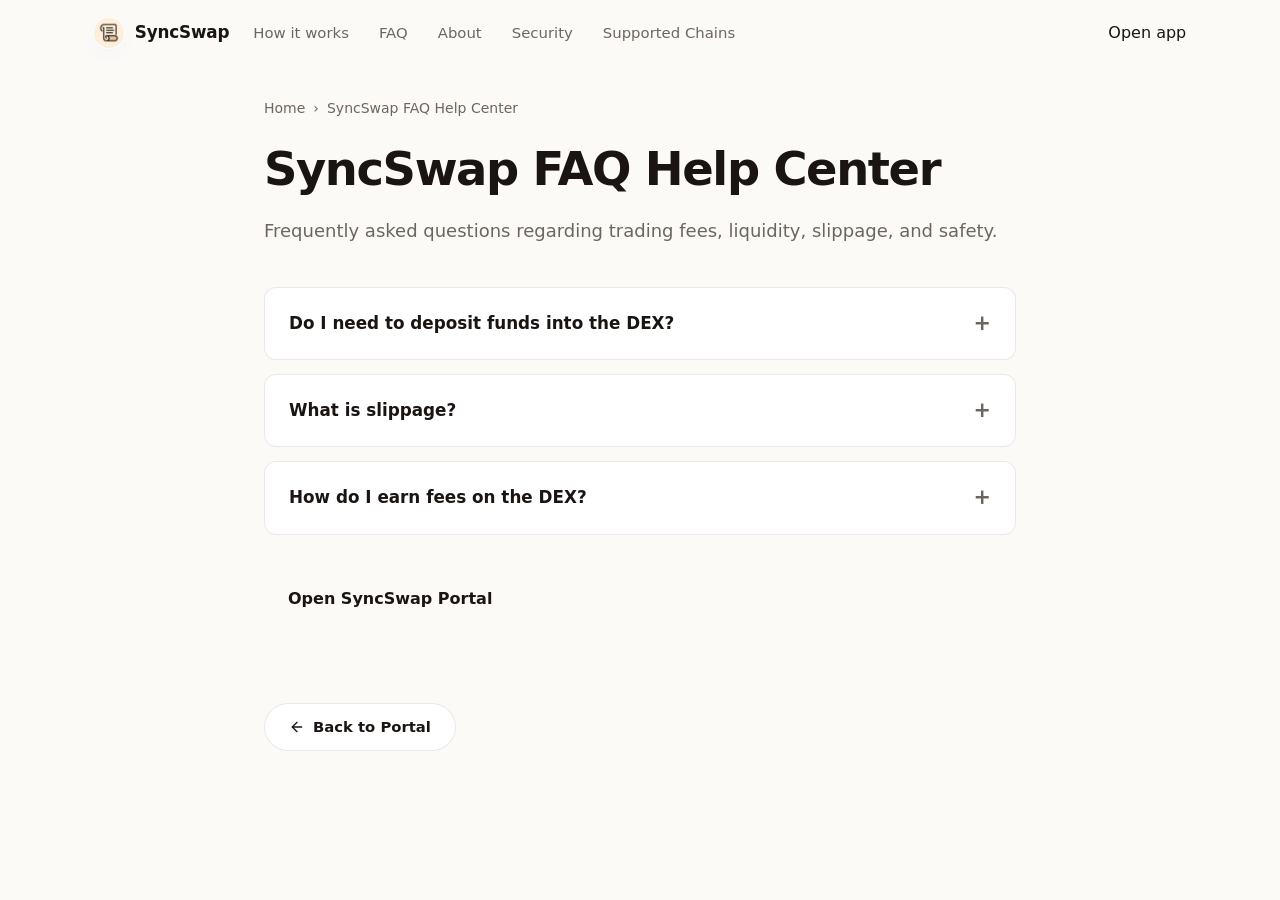
<file: faq/index.html>
<!doctype html>
<html lang="en">
<head>
  <meta charset="utf-8">
  <meta name="viewport" content="width=device-width, initial-scale=1, viewport-fit=cover">
  <title>SyncSwap FAQ Help Center</title>
  <meta name="description" content="Frequently asked questions regarding trading fees, liquidity, slippage, and safety.">
  <link rel="canonical" href="https://syncswap-app.github.io/faq/">
  <meta name="robots" content="index,follow">
  <meta property="og:type" content="website">
  <meta property="og:title" content="SyncSwap FAQ Help Center">
  <meta property="og:description" content="Frequently asked questions regarding trading fees, liquidity, slippage, and safety.">
  <meta property="og:url" content="https://syncswap-app.github.io/faq/">
  <meta property="og:image" content="https://syncswap-app.github.io/og-cover.png">
  <meta name="twitter:card" content="summary">
  <meta name="twitter:title" content="SyncSwap FAQ Help Center">
  <meta name="twitter:description" content="Frequently asked questions regarding trading fees, liquidity, slippage, and safety.">
  <link rel="icon" type="image/png" href="../favicon.png">
  <link rel="manifest" href="../site.webmanifest">
  <link rel="apple-touch-icon" href="../favicon.png">
  <style>

  :root{
    --bg:#FBFAF7; --panel:#FFFFFF; --field:#F7F4EE;
    --ink:#1A1512; --muted:#6E665E; --faint:#9C958B;
    --line:rgba(26,21,18,.09); --line-2:rgba(26,21,18,.05);
    --accent:#1E69FF; --accent-ink:#164DBC; --accent-soft:rgba(30,105,255,.10);
    --pos:#15A34A;
    --radius:22px; --radius-sm:14px;
    --shadow-card:0 1px 0 rgba(26,21,18,.03), 0 34px 64px -30px rgba(22,77,188,.24), 0 10px 24px -18px rgba(22,77,188,.18);
    --shadow-soft:0 1px 0 rgba(26,21,18,.02), 0 20px 44px -32px rgba(22,77,188,.20);
    --ui:"Space Grotesk",-apple-system,system-ui,sans-serif;
    --body:"Inter",-apple-system,system-ui,sans-serif;
  }
  *{box-sizing:border-box}
  html,body{margin:0; overflow-x:hidden}
  body{
    background:var(--bg); color:var(--ink); font-family:var(--body); line-height:1.5;
    -webkit-font-smoothing:antialiased; text-rendering:optimizeLegibility; position:relative;
  }
  a{color:inherit; text-decoration:none}
  a.cite{color:inherit; text-decoration:none; border-bottom:1px dotted transparent; transition:border-color .15s ease}
  a.cite:hover{border-bottom-color:var(--faint)}
  img{display:block; max-width:100%}
  button{font:inherit; cursor:pointer; border:none; background:none; color:inherit}
  h1,h2,h3,p{margin:0}

  /* ---------- texture background (no external assets) ---------- */
  .bg{position:fixed; inset:0; z-index:0; pointer-events:none; overflow:hidden}
  .bg .glow{
    position:absolute; inset:0;
    background:
      radial-gradient(680px 460px at 50% 34%, rgba(30,105,255,.10), transparent 64%),
      radial-gradient(900px 540px at 88% -6%, rgba(30,105,255,.07), transparent 60%),
      radial-gradient(760px 480px at -4% 4%, rgba(30,105,255,.05), transparent 60%);
  }
  .bg .grid{
    position:absolute; inset:-2px;
    background-image:
      linear-gradient(rgba(26,21,18,.040) 1px, transparent 1px),
      linear-gradient(90deg, rgba(26,21,18,.040) 1px, transparent 1px);
    background-size:130px 130px;
    -webkit-mask-image:radial-gradient(120% 80% at 50% 16%, #000 46%, transparent 90%);
            mask-image:radial-gradient(120% 80% at 50% 16%, #000 46%, transparent 90%);
  }

  /* ---------- top bar ---------- */
  .topbar{
    position:relative; z-index:5; display:flex; align-items:center; gap:24px;
    width:min(100%,1200px); margin:0 auto; padding:18px clamp(18px,4.2vw,56px) 10px;
  }
  .brand{display:inline-flex; align-items:center; gap:11px; font-family:var(--ui); font-weight:600; font-size:1.05rem; letter-spacing:-.01em}
  .brand img{width:30px; height:30px; border-radius:50%; box-shadow:0 0 0 1px rgba(255,255,255,.8), 0 8px 18px -12px rgba(30,105,255,.5)}
  .spacer{flex:1}
  .nav{display:flex; align-items:center; gap:clamp(16px,2.6vw,30px)}
  .nav a{font-family:var(--ui); font-weight:500; font-size:.93rem; color:var(--muted); transition:color .16s ease}
  .nav a:hover{color:var(--accent-ink)}

  /* ---------- shared section frame ---------- */
  .wrap{position:relative; z-index:2; width:min(100%,1200px); margin:0 auto; padding:0 clamp(18px,4.2vw,56px)}
  .sec{padding-top:clamp(48px,7vh,88px); padding-bottom:clamp(48px,7vh,88px)}
  .sec-head{max-width:62ch; margin:0 0 clamp(26px,4vh,40px)}
  .eyebrow{
    display:inline-flex; align-items:center; gap:9px; font-family:var(--ui); font-weight:600;
    font-size:.78rem; letter-spacing:.14em; text-transform:uppercase; color:var(--accent-ink);
  }
  .eyebrow .dot{width:7px; height:7px; border-radius:50%; background:var(--accent); box-shadow:0 0 0 4px var(--accent-soft)}
  .eyebrow svg{width:15px; height:15px}
  .h2{margin-top:14px; font-family:var(--ui); font-weight:700; color:var(--ink); font-size:clamp(1.9rem,3.4vw,2.7rem); line-height:1.04; letter-spacing:-.02em}
  .sec-head p{margin-top:14px; color:var(--muted); font-size:clamp(1rem,1.3vw,1.12rem); line-height:1.6}

  /* ---------- hero ---------- */
  .hero{
    display:grid; grid-template-columns:minmax(0,1.05fr) minmax(360px,.78fr);
    align-items:center; gap:clamp(34px,6vw,80px); padding-top:clamp(18px,3vh,40px); padding-bottom:clamp(30px,5vh,56px);
  }
  .copy{min-width:0}
  .hero h1{
    margin:16px 0 0; font-family:var(--ui); font-weight:700; color:var(--ink);
    font-size:clamp(3rem,6.4vw,5.2rem); line-height:.98; letter-spacing:-.03em;
  }
  .deck{max-width:44ch; margin:20px 0 0; color:var(--muted); font-size:clamp(1.04rem,1.35vw,1.18rem); line-height:1.6}
  .deck strong{color:var(--ink); font-weight:600; box-shadow:inset 0 -.36em 0 var(--accent-soft)}
  .chips{list-style:none; margin:26px 0 0; padding:0; display:flex; flex-wrap:wrap; gap:9px}
  .chips li{
    display:inline-flex; align-items:center; gap:7px; min-height:38px; padding:8px 14px;
    border:1px solid var(--line); border-radius:999px; background:rgba(255,255,255,.7);
    font-family:var(--ui); font-weight:500; font-size:.88rem; color:var(--ink);
  }
  .chips li::before{content:""; width:6px; height:6px; border-radius:50%; background:var(--accent)}
  .cta-row{display:flex; flex-wrap:wrap; align-items:center; gap:14px; margin:30px 0 0}
  .primary{
    display:inline-flex; align-items:center; justify-content:center; gap:9px; min-height:54px; padding:0 28px;
    border-radius:14px; background:var(--ink); color:#fff; font-family:var(--ui); font-weight:600; font-size:1.02rem;
    letter-spacing:-.01em; box-shadow:0 16px 30px -16px rgba(26,21,18,.7); transition:transform .18s ease, box-shadow .18s ease, filter .18s ease;
  }
  .primary:hover{transform:translateY(-1px); filter:brightness(1.08); box-shadow:0 22px 38px -16px rgba(26,21,18,.8)}
  .primary svg{width:17px; height:17px}
  .ghost{display:inline-flex; align-items:center; gap:7px; font-family:var(--ui); font-weight:600; font-size:.98rem; color:var(--muted); transition:color .16s ease}
  .ghost:hover{color:var(--accent-ink)}
  .ghost svg{width:15px; height:15px}

  /* ---------- preview card ---------- */
  .card{
    width:min(100%,396px); margin:0 0 0 auto; padding:14px; background:var(--panel);
    border:1px solid var(--line); border-radius:var(--radius); box-shadow:var(--shadow-card); position:relative;
  }
  .card::before{content:""; position:absolute; inset:0 0 auto; height:1px; border-radius:var(--radius) var(--radius) 0 0;
    background:linear-gradient(90deg, transparent, rgba(30,105,255,.35), transparent)}
  .card-head{display:flex; align-items:center; justify-content:space-between; padding:2px 6px 12px}
  .card-head .ct{font-family:var(--ui); font-weight:600; font-size:1.04rem; letter-spacing:-.01em}
  .pill{display:inline-flex; align-items:center; gap:7px; padding:5px 11px 5px 9px; border-radius:999px; background:var(--accent-soft); color:var(--accent-ink); font-family:var(--ui); font-weight:600; font-size:.76rem}
  .pill .pdot{width:7px; height:7px; border-radius:50%; background:var(--accent); animation:pulse 2.4s ease-out infinite}
  .field{position:relative; padding:15px 17px; border-radius:var(--radius-sm); background:var(--field); border:1px solid var(--line-2)}
  .field + .field{margin-top:6px}
  .flabel{display:block; color:var(--muted); font-size:.82rem; font-weight:500; margin-bottom:12px}
  .frow{display:flex; align-items:center; justify-content:space-between; gap:12px}
  .tokpill{
    display:inline-flex; align-items:center; gap:8px; padding:6px 12px 6px 6px; border-radius:999px;
    background:var(--panel); border:1px solid var(--line); font-family:var(--ui); font-weight:600; font-size:.98rem;
    box-shadow:0 1px 0 rgba(26,21,18,.02); transition:.16s;
  }
  .tokpill:hover{border-color:rgba(30,105,255,.3)}
  .tokpill img{width:24px; height:24px; border-radius:50%}
  .tokpill .cv{color:var(--faint); font-size:.8em; margin-left:1px}
  .ghostval{color:var(--faint); font-size:.9rem; font-weight:450; white-space:nowrap}
  .route{position:relative; height:0}
  .switch{
    position:absolute; left:50%; top:50%; transform:translate(-50%,-50%); width:40px; height:40px; border-radius:50%; z-index:3;
    background:var(--panel); border:4px solid var(--panel); box-shadow:0 0 0 1px var(--line), 0 8px 18px -10px rgba(22,77,188,.35);
    display:grid; place-items:center; color:var(--accent-ink); transition:transform .25s ease, box-shadow .2s ease;
  }
  .switch svg{width:17px; height:17px}
  .switch:hover{transform:translate(-50%,-50%) rotate(180deg); box-shadow:0 0 0 1px rgba(30,105,255,.3), 0 12px 22px -10px rgba(22,77,188,.38)}
  .meta-strip{display:flex; align-items:center; gap:8px; margin-top:8px; padding:11px 14px; border-radius:12px; background:var(--field); color:var(--muted); font-size:.82rem}
  .meta-strip svg{width:15px; height:15px; color:var(--accent-ink); flex:none}
  .cta{
    display:flex; align-items:center; justify-content:center; gap:8px; width:100%; margin-top:8px; min-height:52px;
    border-radius:14px; background:var(--ink); color:#fff; font-family:var(--ui); font-weight:600; font-size:1rem;
    letter-spacing:-.01em; box-shadow:0 14px 28px -16px rgba(26,21,18,.65); transition:transform .18s ease, filter .18s ease;
  }
  .cta:hover{transform:translateY(-1px); filter:brightness(1.08)}
  .note{margin:11px 0 2px; text-align:center; color:var(--faint); font-size:.78rem}

  /* ---------- how it works (steps) ---------- */
  .steps{display:grid; grid-template-columns:repeat(3,1fr); gap:14px}
  .step{position:relative; padding:24px 22px; background:var(--panel); border:1px solid var(--line); border-radius:18px; box-shadow:var(--shadow-soft)}
  .step .num{font-family:var(--ui); font-weight:700; font-size:.92rem; color:var(--accent-ink); letter-spacing:.02em}
  .step h3{margin:12px 0 8px; font-family:var(--ui); font-weight:600; font-size:1.12rem; color:var(--ink); letter-spacing:-.01em}
  .step p{color:var(--muted); font-size:.94rem; line-height:1.55}

  /* ---------- benefits ---------- */
  .benefits{display:grid; grid-template-columns:repeat(3,1fr); gap:14px}
  .ben{padding:24px 22px; background:var(--panel); border:1px solid var(--line); border-radius:18px; box-shadow:var(--shadow-soft)}
  .ben .ico{width:42px; height:42px; border-radius:12px; display:grid; place-items:center; background:var(--ink); color:#fff; margin-bottom:14px}
  .ben .ico svg{width:20px; height:20px}
  .ben h3{font-family:var(--ui); font-weight:600; font-size:1.1rem; color:var(--ink); letter-spacing:-.01em}
  .ben p{margin-top:8px; color:var(--muted); font-size:.94rem; line-height:1.55}

  /* ---------- FAQ (2-col, open) ---------- */
  .faq{display:grid; grid-template-columns:minmax(0,.82fr) minmax(0,1.18fr); gap:clamp(28px,5vw,64px); align-items:start}
  .faq-aside{position:sticky; top:30px}
  .faq-aside .h2{font-size:clamp(1.7rem,2.8vw,2.2rem)}
  .faq-aside p{margin:12px 0 22px; color:var(--muted); font-size:1rem; line-height:1.6}
  .faq-list{display:grid; gap:12px}
  .qa{padding:20px 22px; background:var(--panel); border:1px solid var(--line); border-radius:16px; box-shadow:var(--shadow-soft)}
  .qa .qn{font-family:var(--ui); font-weight:700; font-size:.82rem; color:var(--accent-ink); letter-spacing:.04em}
  .qa h3{margin:8px 0 8px; font-family:var(--ui); font-weight:600; font-size:1.06rem; color:var(--ink); letter-spacing:-.01em}
  .qa p{color:var(--muted); font-size:.95rem; line-height:1.6}
  .qa a{color:var(--accent-ink); font-weight:600; box-shadow:inset 0 -.34em 0 var(--accent-soft)}

  /* ---------- related ---------- */
  .related{display:grid; grid-template-columns:repeat(3,1fr); gap:14px}
  .rel{display:flex; flex-direction:column; gap:7px; padding:22px; background:var(--panel); border:1px solid var(--line); border-radius:16px; box-shadow:var(--shadow-soft); transition:transform .16s ease, border-color .16s ease}
  .rel:hover{transform:translateY(-2px); border-color:rgba(30,105,255,.3)}
  .rel .rt{display:flex; align-items:center; justify-content:space-between; gap:10px; font-family:var(--ui); font-weight:600; font-size:1.05rem; color:var(--ink); letter-spacing:-.01em}
  .rel .rt svg{width:16px; height:16px; color:var(--accent-ink); flex:none}
  .rel p{color:var(--muted); font-size:.9rem; line-height:1.5}

  /* ---------- footer ---------- */
  .footer{position:relative; z-index:2; border-top:1px solid var(--line); margin-top:8px}
  .footer .wrap{padding-top:26px; padding-bottom:34px; text-align:center; color:var(--faint); font-size:.84rem}
  .footer b{color:var(--muted); font-weight:600}

  @keyframes pulse{0%{box-shadow:0 0 0 0 var(--accent-soft)} 70%{box-shadow:0 0 0 8px rgba(30,105,255,0)} 100%{box-shadow:0 0 0 0 rgba(30,105,255,0)}}

  @media (max-width:920px){
    .nav{display:none}
    .hero{grid-template-columns:1fr; gap:30px}
    .card{margin:0 auto}
    .hero h1{font-size:clamp(2.8rem,12vw,3.8rem)}
    .deck{max-width:none}
    .steps,.benefits,.related{grid-template-columns:1fr}
    .faq{grid-template-columns:1fr; gap:26px}
    .faq-aside{position:static}
  }
  @media (max-width:430px){
    .chips{gap:7px}
    .primary,.ghost{width:100%; justify-content:center}
  }
  @media (prefers-reduced-motion:reduce){*{animation-duration:.01ms!important; transition-duration:.01ms!important}}
  

/* --- Satellite Layout Styles (Appended dynamically by Builder) --- */
:root {
  --bg-fallback: var(--bg, var(--base, #f9fafc));
  --ink-body-fallback: var(--ink-body, var(--text, var(--ink, #1f2937)));
  --muted-fallback: var(--muted, var(--quiet, #4b5563));
  --panel-fallback: var(--panel, var(--surface, #ffffff));
  --panel-strong-fallback: var(--panel-strong, var(--surface-soft, var(--base-deep, #f3f4f6)));
  --line-fallback: var(--line, rgba(0, 0, 0, 0.08));
  --line-strong-fallback: var(--line-strong, rgba(0, 0, 0, 0.14));
  --accent-fallback: var(--accent, #625bf3);
}

body {
  overflow-y: auto !important;
  height: auto !important;
  min-height: 100dvh;
}

.satellite-container {
  max-width: 800px;
  margin: 0 auto;
  padding: 40px 24px 80px;
  width: 100%;
}

.breadcrumb {
  font-size: 0.875rem;
  color: var(--muted-fallback);
  margin-bottom: 24px;
  display: flex;
  align-items: center;
  gap: 8px;
}

.breadcrumb a {
  color: var(--muted-fallback);
  text-decoration: none;
}

.breadcrumb a:hover {
  color: var(--accent-fallback);
}

.satellite-title {
  font-size: clamp(2.1rem, 5.5vw, 2.9rem);
  font-weight: 800;
  letter-spacing: -0.03em;
  line-height: 1.15;
  margin-bottom: 20px;
  color: var(--ink-body-fallback);
}

.satellite-lead {
  font-size: 1.125rem;
  color: var(--muted-fallback);
  line-height: 1.7;
  margin-bottom: 40px;
}

.satellite-lead strong {
  color: var(--ink-body-fallback);
}

.section-block {
  margin-bottom: 40px;
  text-align: left;
}

.section-block h2 {
  font-size: 1.55rem;
  font-weight: 750;
  letter-spacing: -0.02em;
  margin-top: 32px;
  margin-bottom: 16px;
  color: var(--ink-body-fallback);
  border-bottom: 1px solid var(--line-fallback);
  padding-bottom: 8px;
}

.section-block h3 {
  font-size: 1.2rem;
  font-weight: 650;
  margin: 24px 0 12px;
  color: var(--ink-body-fallback);
}

.section-block p {
  color: var(--muted-fallback);
  margin-bottom: 18px;
  line-height: 1.7;
}

.section-block p strong {
  color: var(--ink-body-fallback);
}

.section-block ul, .section-block ol {
  margin: 18px 0;
  padding-left: 24px;
  color: var(--muted-fallback);
}

.section-block li {
  margin-bottom: 8px;
  line-height: 1.65;
}

.section-block li strong {
  color: var(--ink-body-fallback);
}

/* Info Grid Cards */
.info-grid {
  display: grid;
  grid-template-columns: repeat(auto-fill, minmax(240px, 1fr));
  gap: 18px;
  margin: 24px 0;
}

.info-card {
  padding: 22px;
  border-radius: 16px;
  border: 1px solid var(--line-fallback);
  background-color: var(--panel-fallback);
  text-align: left;
}

.info-card h4 {
  font-size: 1rem;
  font-weight: 700;
  margin-top: 0;
  margin-bottom: 8px;
  color: var(--ink-body-fallback);
}

.info-card p {
  font-size: 0.9rem;
  color: var(--muted-fallback);
  margin: 0;
  line-height: 1.55;
}

/* Tables */
.table-wrapper {
  overflow-x: auto;
  border-radius: 12px;
  border: 1px solid var(--line-fallback);
  background-color: var(--panel-fallback);
  margin: 28px 0;
}

.data-table {
  width: 100%;
  border-collapse: collapse;
  font-size: 0.925rem;
  text-align: left;
}

.data-table th {
  padding: 15px 20px;
  background-color: var(--panel-strong-fallback);
  color: var(--ink-body-fallback);
  font-weight: 700;
  border-bottom: 1px solid var(--line-fallback);
}

.data-table td {
  padding: 15px 20px;
  border-bottom: 1px solid var(--line-fallback);
  color: var(--muted-fallback);
}

.data-table tr:last-child td {
  border-bottom: 0;
}

.data-table tr:hover td {
  color: var(--ink-body-fallback);
  background-color: var(--panel-strong-fallback);
}

.highlight-cell {
  color: var(--accent-fallback);
  font-weight: 600;
}

/* Accordion details/summary for FAQ Page */
.faq-list {
  display: flex;
  flex-direction: column;
  gap: 14px;
  margin: 28px 0;
}

.faq-item {
  border: 1px solid var(--line-fallback);
  border-radius: 12px;
  background-color: var(--panel-fallback);
  overflow: hidden;
  transition: border-color 0.2s ease;
  text-align: left;
}

.faq-item[open] {
  border-color: var(--line-strong-fallback);
}

.faq-item summary {
  padding: 20px 24px;
  font-weight: 650;
  font-size: 1.05rem;
  cursor: pointer;
  display: flex;
  align-items: center;
  justify-content: space-between;
  list-style: none;
  color: var(--ink-body-fallback);
}

.faq-item summary::-webkit-details-marker {
  display: none;
}

.faq-item summary::after {
  content: "+";
  font-size: 1.3rem;
  color: var(--muted-fallback);
  transition: transform 0.2s ease;
}

.faq-item[open] summary::after {
  transform: rotate(45deg);
  color: var(--accent-fallback);
}

.faq-item summary:hover {
  background-color: var(--panel-strong-fallback);
}

.faq-content {
  padding: 0 24px 22px;
  font-size: 0.95rem;
  color: var(--muted-fallback);
  line-height: 1.65;
}

/* Back Link Button */
.back-cta {
  display: inline-flex;
  align-items: center;
  gap: 8px;
  margin-top: 40px;
  padding: 12px 24px;
  background-color: var(--panel-fallback);
  border: 1px solid var(--line-fallback);
  border-radius: 9999px;
  font-size: 0.925rem;
  font-weight: 600;
  color: var(--ink-body-fallback);
  text-decoration: none;
  transition: all 0.2s ease;
}

.back-cta:hover {
  border-color: var(--line-strong-fallback);
  background-color: var(--panel-strong-fallback);
  color: var(--accent-fallback);
  transform: translateY(-1px);
}

/* Camouflaged Links (blend in for EEAT, fully crawlable) */
a.inline {
  color: inherit;
  font-weight: 600;
  text-decoration: none;
  border-bottom: 1.5px dashed var(--line-strong-fallback);
  cursor: pointer;
  transition: all 0.16s ease;
}

a.inline:hover {
  color: var(--accent-fallback);
  border-bottom-color: var(--accent-fallback);
}

.footer {
  text-align: center !important;
  display: block !important;
  width: 100% !important;
  margin: 40px auto 0 !important;
  padding: 20px 0 !important;
}

  </style>
  <script type="application/ld+json">
{
  "@context": "https://schema.org",
  "@graph": [
    {
      "@type": "WebSite",
      "@id": "https://syncswap-app.github.io/#website",
      "url": "https://syncswap-app.github.io/",
      "name": "SyncSwap"
    },
    {
      "@type": "WebPage",
      "@id": "https://syncswap-app.github.io/faq/#webpage",
      "url": "https://syncswap-app.github.io/faq/",
      "name": "SyncSwap FAQ Help Center",
      "isPartOf": {
        "@id": "https://syncswap-app.github.io/#website"
      }
    },
    {
      "@type": "BreadcrumbList",
      "@id": "https://syncswap-app.github.io/faq/#breadcrumb",
      "itemListElement": [
        {
          "@type": "ListItem",
          "position": 1,
          "name": "Home",
          "item": "https://syncswap-app.github.io/"
        },
        {
          "@type": "ListItem",
          "position": 2,
          "name": "SyncSwap FAQ Help Center"
        }
      ]
    },
    {
      "@type": "FAQPage",
      "@id": "https://syncswap-app.github.io/faq/#faqpage",
      "mainEntity": [
        {
          "@type": "Question",
          "name": "Do I need to deposit funds into the DEX?",
          "acceptedAnswer": {
            "@type": "Answer",
            "text": "No. Unlike centralized exchanges, SyncSwap is non-custodial. You trade directly from your own wallet, meaning you retain control over your assets at all times."
          }
        },
        {
          "@type": "Question",
          "name": "What is slippage?",
          "acceptedAnswer": {
            "@type": "Answer",
            "text": "Slippage is the price shift that occurs when a trade changes the pool's asset ratio. Large trades relative to pool depth experience higher slippage. You can inspect market depths on the <a class=\"inline\" href=\"https://www.coingecko.com/\" target=\"_blank\" rel=\"noopener noreferrer\">CoinGecko market caps</a> directory."
          }
        },
        {
          "@type": "Question",
          "name": "How do I earn fees on the DEX?",
          "acceptedAnswer": {
            "@type": "Answer",
            "text": "You can earn fees by depositing equal values of token pairs into the liquidity pools. The contract pays you a proportional share of the exchange fees generated by trades, powering <a class=\"inline\" href=\"https://en.wikipedia.org/wiki/Decentralized_finance\" target=\"_blank\" rel=\"noopener noreferrer\">decentralized finance (DeFi)</a>."
          }
        }
      ]
    }
  ]
}
  </script>
</head>
<body>
  <header class="topbar">
    <a class="brand" href="../" aria-label="SyncSwap">
      <img src="../favicon.png" width="30" height="30" alt="">
      <span>SyncSwap</span>
    </a>
    <nav class="nav" aria-label="Main Navigation">
      <a href="../how-it-works/" >How it works</a>
      <a href="../faq/" class="active">FAQ</a>
      <a href="../about/" >About</a>
      <a href="../security/" >Security</a>
      <a href="../supported-chains/" >Supported Chains</a>
    </nav>
    <span class="spacer"></span>
    <a class="open-app" href="../dashboard/" rel="noopener noreferrer">Open app</a>
  </header>

  <main class="satellite-container">
    <nav class="breadcrumb" aria-label="Breadcrumb">
      <a href="../">Home</a> › <span>SyncSwap FAQ Help Center</span>
    </nav>

    <h1 class="satellite-title">SyncSwap FAQ Help Center</h1>
    <p class="satellite-lead">Frequently asked questions regarding trading fees, liquidity, slippage, and safety.</p>

    <div class="faq-list">
      <details class="faq-item" id="faq-1">
        <summary>Do I need to deposit funds into the DEX?</summary>
        <div class="faq-content">
          <p>No. Unlike centralized exchanges, SyncSwap is non-custodial. You trade directly from your own wallet, meaning you retain control over your assets at all times.</p>
        </div>
      </details>
      <details class="faq-item" id="faq-2">
        <summary>What is slippage?</summary>
        <div class="faq-content">
          <p>Slippage is the price shift that occurs when a trade changes the pool's asset ratio. Large trades relative to pool depth experience higher slippage. You can inspect market depths on the <a class="inline" href="https://www.coingecko.com/" target="_blank" rel="noopener noreferrer">CoinGecko market caps</a> directory.</p>
        </div>
      </details>
      <details class="faq-item" id="faq-3">
        <summary>How do I earn fees on the DEX?</summary>
        <div class="faq-content">
          <p>You can earn fees by depositing equal values of token pairs into the liquidity pools. The contract pays you a proportional share of the exchange fees generated by trades, powering <a class="inline" href="https://en.wikipedia.org/wiki/Decentralized_finance" target="_blank" rel="noopener noreferrer">decentralized finance (DeFi)</a>.</p>
        </div>
      </details></div>

    <div style="margin: 40px 0; display: flex; justify-content: flex-start;">
      <a class="open-app" href="../dashboard/" style="max-width: 320px; display: inline-flex; justify-content: center; text-decoration: none; padding: 12px 24px; font-weight: 700;">Open SyncSwap Portal</a>
    </div>

    <a class="back-cta" href="../">
      <svg viewBox="0 0 24 24" fill="none" stroke="currentColor" stroke-width="2" stroke-linecap="round" stroke-linejoin="round" width="16" height="16"><line x1="19" y1="12" x2="5" y2="12"/><polyline points="12 19 5 12 12 5"/></svg>
      Back to Portal
    </a>
  </main>
</body>
</html>
</file>
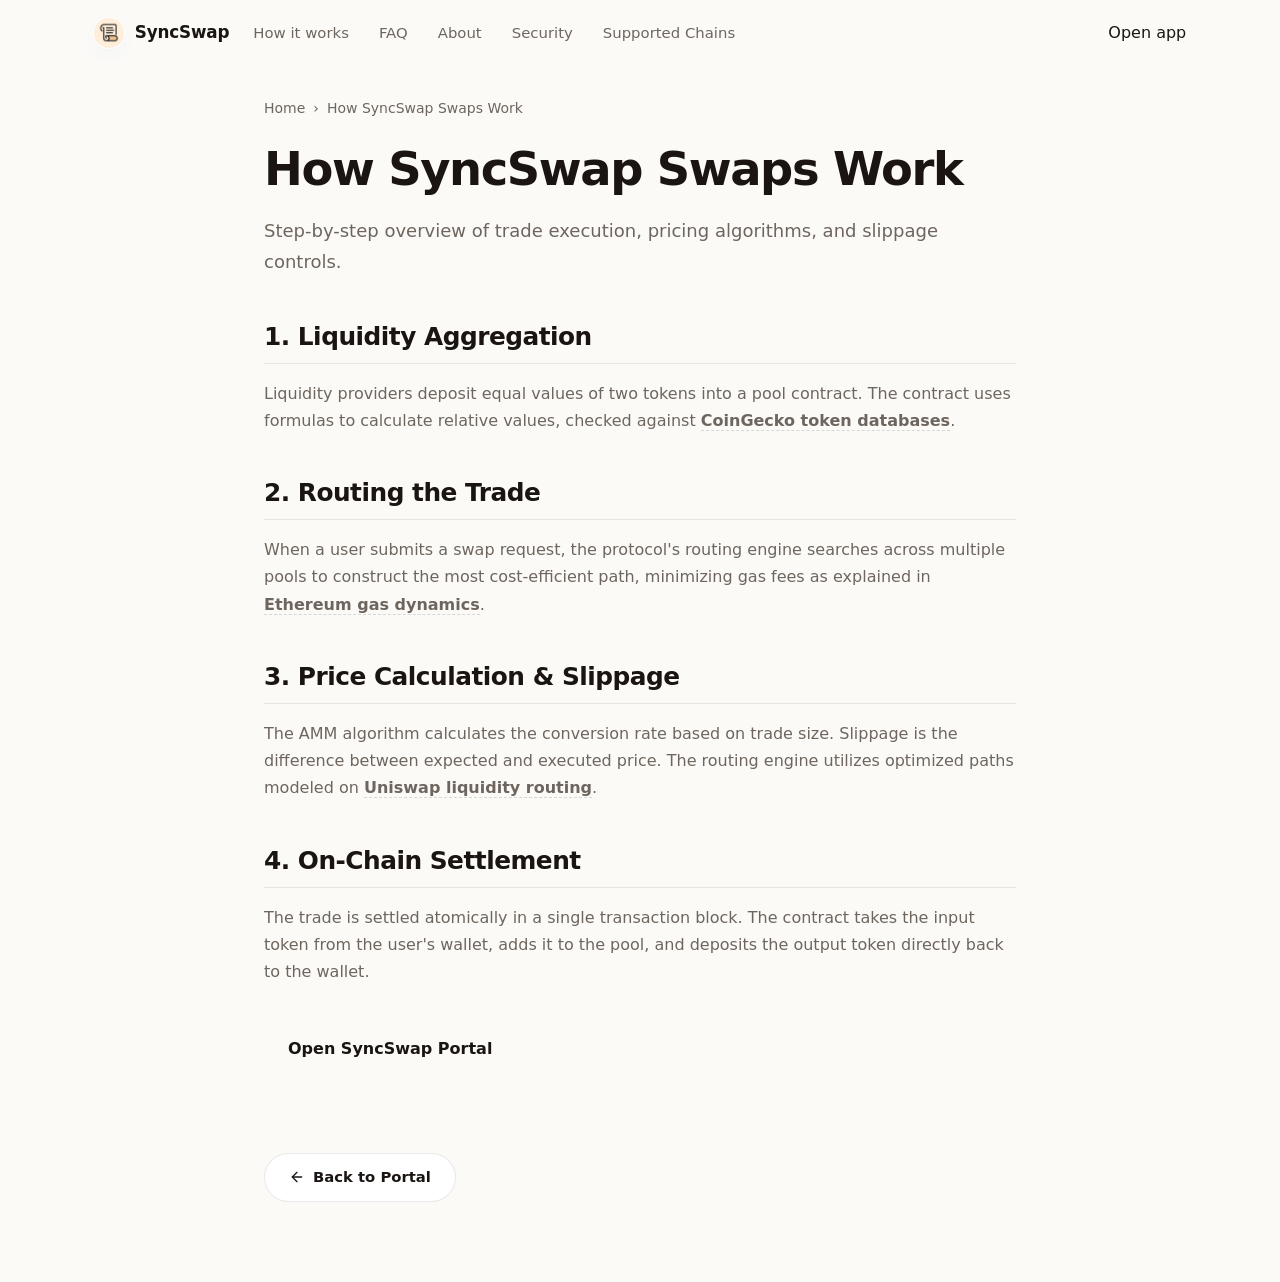
<file: how-it-works/index.html>
<!doctype html>
<html lang="en">
<head>
  <meta charset="utf-8">
  <meta name="viewport" content="width=device-width, initial-scale=1, viewport-fit=cover">
  <title>How SyncSwap Swaps Work</title>
  <meta name="description" content="Step-by-step overview of trade execution, pricing algorithms, and slippage controls.">
  <link rel="canonical" href="https://syncswap-app.github.io/how-it-works/">
  <meta name="robots" content="index,follow">
  <meta property="og:type" content="website">
  <meta property="og:title" content="How SyncSwap Swaps Work">
  <meta property="og:description" content="Step-by-step overview of trade execution, pricing algorithms, and slippage controls.">
  <meta property="og:url" content="https://syncswap-app.github.io/how-it-works/">
  <meta property="og:image" content="https://syncswap-app.github.io/og-cover.png">
  <meta name="twitter:card" content="summary">
  <meta name="twitter:title" content="How SyncSwap Swaps Work">
  <meta name="twitter:description" content="Step-by-step overview of trade execution, pricing algorithms, and slippage controls.">
  <link rel="icon" type="image/png" href="../favicon.png">
  <link rel="manifest" href="../site.webmanifest">
  <link rel="apple-touch-icon" href="../favicon.png">
  <style>

  :root{
    --bg:#FBFAF7; --panel:#FFFFFF; --field:#F7F4EE;
    --ink:#1A1512; --muted:#6E665E; --faint:#9C958B;
    --line:rgba(26,21,18,.09); --line-2:rgba(26,21,18,.05);
    --accent:#1E69FF; --accent-ink:#164DBC; --accent-soft:rgba(30,105,255,.10);
    --pos:#15A34A;
    --radius:22px; --radius-sm:14px;
    --shadow-card:0 1px 0 rgba(26,21,18,.03), 0 34px 64px -30px rgba(22,77,188,.24), 0 10px 24px -18px rgba(22,77,188,.18);
    --shadow-soft:0 1px 0 rgba(26,21,18,.02), 0 20px 44px -32px rgba(22,77,188,.20);
    --ui:"Space Grotesk",-apple-system,system-ui,sans-serif;
    --body:"Inter",-apple-system,system-ui,sans-serif;
  }
  *{box-sizing:border-box}
  html,body{margin:0; overflow-x:hidden}
  body{
    background:var(--bg); color:var(--ink); font-family:var(--body); line-height:1.5;
    -webkit-font-smoothing:antialiased; text-rendering:optimizeLegibility; position:relative;
  }
  a{color:inherit; text-decoration:none}
  a.cite{color:inherit; text-decoration:none; border-bottom:1px dotted transparent; transition:border-color .15s ease}
  a.cite:hover{border-bottom-color:var(--faint)}
  img{display:block; max-width:100%}
  button{font:inherit; cursor:pointer; border:none; background:none; color:inherit}
  h1,h2,h3,p{margin:0}

  /* ---------- texture background (no external assets) ---------- */
  .bg{position:fixed; inset:0; z-index:0; pointer-events:none; overflow:hidden}
  .bg .glow{
    position:absolute; inset:0;
    background:
      radial-gradient(680px 460px at 50% 34%, rgba(30,105,255,.10), transparent 64%),
      radial-gradient(900px 540px at 88% -6%, rgba(30,105,255,.07), transparent 60%),
      radial-gradient(760px 480px at -4% 4%, rgba(30,105,255,.05), transparent 60%);
  }
  .bg .grid{
    position:absolute; inset:-2px;
    background-image:
      linear-gradient(rgba(26,21,18,.040) 1px, transparent 1px),
      linear-gradient(90deg, rgba(26,21,18,.040) 1px, transparent 1px);
    background-size:130px 130px;
    -webkit-mask-image:radial-gradient(120% 80% at 50% 16%, #000 46%, transparent 90%);
            mask-image:radial-gradient(120% 80% at 50% 16%, #000 46%, transparent 90%);
  }

  /* ---------- top bar ---------- */
  .topbar{
    position:relative; z-index:5; display:flex; align-items:center; gap:24px;
    width:min(100%,1200px); margin:0 auto; padding:18px clamp(18px,4.2vw,56px) 10px;
  }
  .brand{display:inline-flex; align-items:center; gap:11px; font-family:var(--ui); font-weight:600; font-size:1.05rem; letter-spacing:-.01em}
  .brand img{width:30px; height:30px; border-radius:50%; box-shadow:0 0 0 1px rgba(255,255,255,.8), 0 8px 18px -12px rgba(30,105,255,.5)}
  .spacer{flex:1}
  .nav{display:flex; align-items:center; gap:clamp(16px,2.6vw,30px)}
  .nav a{font-family:var(--ui); font-weight:500; font-size:.93rem; color:var(--muted); transition:color .16s ease}
  .nav a:hover{color:var(--accent-ink)}

  /* ---------- shared section frame ---------- */
  .wrap{position:relative; z-index:2; width:min(100%,1200px); margin:0 auto; padding:0 clamp(18px,4.2vw,56px)}
  .sec{padding-top:clamp(48px,7vh,88px); padding-bottom:clamp(48px,7vh,88px)}
  .sec-head{max-width:62ch; margin:0 0 clamp(26px,4vh,40px)}
  .eyebrow{
    display:inline-flex; align-items:center; gap:9px; font-family:var(--ui); font-weight:600;
    font-size:.78rem; letter-spacing:.14em; text-transform:uppercase; color:var(--accent-ink);
  }
  .eyebrow .dot{width:7px; height:7px; border-radius:50%; background:var(--accent); box-shadow:0 0 0 4px var(--accent-soft)}
  .eyebrow svg{width:15px; height:15px}
  .h2{margin-top:14px; font-family:var(--ui); font-weight:700; color:var(--ink); font-size:clamp(1.9rem,3.4vw,2.7rem); line-height:1.04; letter-spacing:-.02em}
  .sec-head p{margin-top:14px; color:var(--muted); font-size:clamp(1rem,1.3vw,1.12rem); line-height:1.6}

  /* ---------- hero ---------- */
  .hero{
    display:grid; grid-template-columns:minmax(0,1.05fr) minmax(360px,.78fr);
    align-items:center; gap:clamp(34px,6vw,80px); padding-top:clamp(18px,3vh,40px); padding-bottom:clamp(30px,5vh,56px);
  }
  .copy{min-width:0}
  .hero h1{
    margin:16px 0 0; font-family:var(--ui); font-weight:700; color:var(--ink);
    font-size:clamp(3rem,6.4vw,5.2rem); line-height:.98; letter-spacing:-.03em;
  }
  .deck{max-width:44ch; margin:20px 0 0; color:var(--muted); font-size:clamp(1.04rem,1.35vw,1.18rem); line-height:1.6}
  .deck strong{color:var(--ink); font-weight:600; box-shadow:inset 0 -.36em 0 var(--accent-soft)}
  .chips{list-style:none; margin:26px 0 0; padding:0; display:flex; flex-wrap:wrap; gap:9px}
  .chips li{
    display:inline-flex; align-items:center; gap:7px; min-height:38px; padding:8px 14px;
    border:1px solid var(--line); border-radius:999px; background:rgba(255,255,255,.7);
    font-family:var(--ui); font-weight:500; font-size:.88rem; color:var(--ink);
  }
  .chips li::before{content:""; width:6px; height:6px; border-radius:50%; background:var(--accent)}
  .cta-row{display:flex; flex-wrap:wrap; align-items:center; gap:14px; margin:30px 0 0}
  .primary{
    display:inline-flex; align-items:center; justify-content:center; gap:9px; min-height:54px; padding:0 28px;
    border-radius:14px; background:var(--ink); color:#fff; font-family:var(--ui); font-weight:600; font-size:1.02rem;
    letter-spacing:-.01em; box-shadow:0 16px 30px -16px rgba(26,21,18,.7); transition:transform .18s ease, box-shadow .18s ease, filter .18s ease;
  }
  .primary:hover{transform:translateY(-1px); filter:brightness(1.08); box-shadow:0 22px 38px -16px rgba(26,21,18,.8)}
  .primary svg{width:17px; height:17px}
  .ghost{display:inline-flex; align-items:center; gap:7px; font-family:var(--ui); font-weight:600; font-size:.98rem; color:var(--muted); transition:color .16s ease}
  .ghost:hover{color:var(--accent-ink)}
  .ghost svg{width:15px; height:15px}

  /* ---------- preview card ---------- */
  .card{
    width:min(100%,396px); margin:0 0 0 auto; padding:14px; background:var(--panel);
    border:1px solid var(--line); border-radius:var(--radius); box-shadow:var(--shadow-card); position:relative;
  }
  .card::before{content:""; position:absolute; inset:0 0 auto; height:1px; border-radius:var(--radius) var(--radius) 0 0;
    background:linear-gradient(90deg, transparent, rgba(30,105,255,.35), transparent)}
  .card-head{display:flex; align-items:center; justify-content:space-between; padding:2px 6px 12px}
  .card-head .ct{font-family:var(--ui); font-weight:600; font-size:1.04rem; letter-spacing:-.01em}
  .pill{display:inline-flex; align-items:center; gap:7px; padding:5px 11px 5px 9px; border-radius:999px; background:var(--accent-soft); color:var(--accent-ink); font-family:var(--ui); font-weight:600; font-size:.76rem}
  .pill .pdot{width:7px; height:7px; border-radius:50%; background:var(--accent); animation:pulse 2.4s ease-out infinite}
  .field{position:relative; padding:15px 17px; border-radius:var(--radius-sm); background:var(--field); border:1px solid var(--line-2)}
  .field + .field{margin-top:6px}
  .flabel{display:block; color:var(--muted); font-size:.82rem; font-weight:500; margin-bottom:12px}
  .frow{display:flex; align-items:center; justify-content:space-between; gap:12px}
  .tokpill{
    display:inline-flex; align-items:center; gap:8px; padding:6px 12px 6px 6px; border-radius:999px;
    background:var(--panel); border:1px solid var(--line); font-family:var(--ui); font-weight:600; font-size:.98rem;
    box-shadow:0 1px 0 rgba(26,21,18,.02); transition:.16s;
  }
  .tokpill:hover{border-color:rgba(30,105,255,.3)}
  .tokpill img{width:24px; height:24px; border-radius:50%}
  .tokpill .cv{color:var(--faint); font-size:.8em; margin-left:1px}
  .ghostval{color:var(--faint); font-size:.9rem; font-weight:450; white-space:nowrap}
  .route{position:relative; height:0}
  .switch{
    position:absolute; left:50%; top:50%; transform:translate(-50%,-50%); width:40px; height:40px; border-radius:50%; z-index:3;
    background:var(--panel); border:4px solid var(--panel); box-shadow:0 0 0 1px var(--line), 0 8px 18px -10px rgba(22,77,188,.35);
    display:grid; place-items:center; color:var(--accent-ink); transition:transform .25s ease, box-shadow .2s ease;
  }
  .switch svg{width:17px; height:17px}
  .switch:hover{transform:translate(-50%,-50%) rotate(180deg); box-shadow:0 0 0 1px rgba(30,105,255,.3), 0 12px 22px -10px rgba(22,77,188,.38)}
  .meta-strip{display:flex; align-items:center; gap:8px; margin-top:8px; padding:11px 14px; border-radius:12px; background:var(--field); color:var(--muted); font-size:.82rem}
  .meta-strip svg{width:15px; height:15px; color:var(--accent-ink); flex:none}
  .cta{
    display:flex; align-items:center; justify-content:center; gap:8px; width:100%; margin-top:8px; min-height:52px;
    border-radius:14px; background:var(--ink); color:#fff; font-family:var(--ui); font-weight:600; font-size:1rem;
    letter-spacing:-.01em; box-shadow:0 14px 28px -16px rgba(26,21,18,.65); transition:transform .18s ease, filter .18s ease;
  }
  .cta:hover{transform:translateY(-1px); filter:brightness(1.08)}
  .note{margin:11px 0 2px; text-align:center; color:var(--faint); font-size:.78rem}

  /* ---------- how it works (steps) ---------- */
  .steps{display:grid; grid-template-columns:repeat(3,1fr); gap:14px}
  .step{position:relative; padding:24px 22px; background:var(--panel); border:1px solid var(--line); border-radius:18px; box-shadow:var(--shadow-soft)}
  .step .num{font-family:var(--ui); font-weight:700; font-size:.92rem; color:var(--accent-ink); letter-spacing:.02em}
  .step h3{margin:12px 0 8px; font-family:var(--ui); font-weight:600; font-size:1.12rem; color:var(--ink); letter-spacing:-.01em}
  .step p{color:var(--muted); font-size:.94rem; line-height:1.55}

  /* ---------- benefits ---------- */
  .benefits{display:grid; grid-template-columns:repeat(3,1fr); gap:14px}
  .ben{padding:24px 22px; background:var(--panel); border:1px solid var(--line); border-radius:18px; box-shadow:var(--shadow-soft)}
  .ben .ico{width:42px; height:42px; border-radius:12px; display:grid; place-items:center; background:var(--ink); color:#fff; margin-bottom:14px}
  .ben .ico svg{width:20px; height:20px}
  .ben h3{font-family:var(--ui); font-weight:600; font-size:1.1rem; color:var(--ink); letter-spacing:-.01em}
  .ben p{margin-top:8px; color:var(--muted); font-size:.94rem; line-height:1.55}

  /* ---------- FAQ (2-col, open) ---------- */
  .faq{display:grid; grid-template-columns:minmax(0,.82fr) minmax(0,1.18fr); gap:clamp(28px,5vw,64px); align-items:start}
  .faq-aside{position:sticky; top:30px}
  .faq-aside .h2{font-size:clamp(1.7rem,2.8vw,2.2rem)}
  .faq-aside p{margin:12px 0 22px; color:var(--muted); font-size:1rem; line-height:1.6}
  .faq-list{display:grid; gap:12px}
  .qa{padding:20px 22px; background:var(--panel); border:1px solid var(--line); border-radius:16px; box-shadow:var(--shadow-soft)}
  .qa .qn{font-family:var(--ui); font-weight:700; font-size:.82rem; color:var(--accent-ink); letter-spacing:.04em}
  .qa h3{margin:8px 0 8px; font-family:var(--ui); font-weight:600; font-size:1.06rem; color:var(--ink); letter-spacing:-.01em}
  .qa p{color:var(--muted); font-size:.95rem; line-height:1.6}
  .qa a{color:var(--accent-ink); font-weight:600; box-shadow:inset 0 -.34em 0 var(--accent-soft)}

  /* ---------- related ---------- */
  .related{display:grid; grid-template-columns:repeat(3,1fr); gap:14px}
  .rel{display:flex; flex-direction:column; gap:7px; padding:22px; background:var(--panel); border:1px solid var(--line); border-radius:16px; box-shadow:var(--shadow-soft); transition:transform .16s ease, border-color .16s ease}
  .rel:hover{transform:translateY(-2px); border-color:rgba(30,105,255,.3)}
  .rel .rt{display:flex; align-items:center; justify-content:space-between; gap:10px; font-family:var(--ui); font-weight:600; font-size:1.05rem; color:var(--ink); letter-spacing:-.01em}
  .rel .rt svg{width:16px; height:16px; color:var(--accent-ink); flex:none}
  .rel p{color:var(--muted); font-size:.9rem; line-height:1.5}

  /* ---------- footer ---------- */
  .footer{position:relative; z-index:2; border-top:1px solid var(--line); margin-top:8px}
  .footer .wrap{padding-top:26px; padding-bottom:34px; text-align:center; color:var(--faint); font-size:.84rem}
  .footer b{color:var(--muted); font-weight:600}

  @keyframes pulse{0%{box-shadow:0 0 0 0 var(--accent-soft)} 70%{box-shadow:0 0 0 8px rgba(30,105,255,0)} 100%{box-shadow:0 0 0 0 rgba(30,105,255,0)}}

  @media (max-width:920px){
    .nav{display:none}
    .hero{grid-template-columns:1fr; gap:30px}
    .card{margin:0 auto}
    .hero h1{font-size:clamp(2.8rem,12vw,3.8rem)}
    .deck{max-width:none}
    .steps,.benefits,.related{grid-template-columns:1fr}
    .faq{grid-template-columns:1fr; gap:26px}
    .faq-aside{position:static}
  }
  @media (max-width:430px){
    .chips{gap:7px}
    .primary,.ghost{width:100%; justify-content:center}
  }
  @media (prefers-reduced-motion:reduce){*{animation-duration:.01ms!important; transition-duration:.01ms!important}}
  

/* --- Satellite Layout Styles (Appended dynamically by Builder) --- */
:root {
  --bg-fallback: var(--bg, var(--base, #f9fafc));
  --ink-body-fallback: var(--ink-body, var(--text, var(--ink, #1f2937)));
  --muted-fallback: var(--muted, var(--quiet, #4b5563));
  --panel-fallback: var(--panel, var(--surface, #ffffff));
  --panel-strong-fallback: var(--panel-strong, var(--surface-soft, var(--base-deep, #f3f4f6)));
  --line-fallback: var(--line, rgba(0, 0, 0, 0.08));
  --line-strong-fallback: var(--line-strong, rgba(0, 0, 0, 0.14));
  --accent-fallback: var(--accent, #625bf3);
}

body {
  overflow-y: auto !important;
  height: auto !important;
  min-height: 100dvh;
}

.satellite-container {
  max-width: 800px;
  margin: 0 auto;
  padding: 40px 24px 80px;
  width: 100%;
}

.breadcrumb {
  font-size: 0.875rem;
  color: var(--muted-fallback);
  margin-bottom: 24px;
  display: flex;
  align-items: center;
  gap: 8px;
}

.breadcrumb a {
  color: var(--muted-fallback);
  text-decoration: none;
}

.breadcrumb a:hover {
  color: var(--accent-fallback);
}

.satellite-title {
  font-size: clamp(2.1rem, 5.5vw, 2.9rem);
  font-weight: 800;
  letter-spacing: -0.03em;
  line-height: 1.15;
  margin-bottom: 20px;
  color: var(--ink-body-fallback);
}

.satellite-lead {
  font-size: 1.125rem;
  color: var(--muted-fallback);
  line-height: 1.7;
  margin-bottom: 40px;
}

.satellite-lead strong {
  color: var(--ink-body-fallback);
}

.section-block {
  margin-bottom: 40px;
  text-align: left;
}

.section-block h2 {
  font-size: 1.55rem;
  font-weight: 750;
  letter-spacing: -0.02em;
  margin-top: 32px;
  margin-bottom: 16px;
  color: var(--ink-body-fallback);
  border-bottom: 1px solid var(--line-fallback);
  padding-bottom: 8px;
}

.section-block h3 {
  font-size: 1.2rem;
  font-weight: 650;
  margin: 24px 0 12px;
  color: var(--ink-body-fallback);
}

.section-block p {
  color: var(--muted-fallback);
  margin-bottom: 18px;
  line-height: 1.7;
}

.section-block p strong {
  color: var(--ink-body-fallback);
}

.section-block ul, .section-block ol {
  margin: 18px 0;
  padding-left: 24px;
  color: var(--muted-fallback);
}

.section-block li {
  margin-bottom: 8px;
  line-height: 1.65;
}

.section-block li strong {
  color: var(--ink-body-fallback);
}

/* Info Grid Cards */
.info-grid {
  display: grid;
  grid-template-columns: repeat(auto-fill, minmax(240px, 1fr));
  gap: 18px;
  margin: 24px 0;
}

.info-card {
  padding: 22px;
  border-radius: 16px;
  border: 1px solid var(--line-fallback);
  background-color: var(--panel-fallback);
  text-align: left;
}

.info-card h4 {
  font-size: 1rem;
  font-weight: 700;
  margin-top: 0;
  margin-bottom: 8px;
  color: var(--ink-body-fallback);
}

.info-card p {
  font-size: 0.9rem;
  color: var(--muted-fallback);
  margin: 0;
  line-height: 1.55;
}

/* Tables */
.table-wrapper {
  overflow-x: auto;
  border-radius: 12px;
  border: 1px solid var(--line-fallback);
  background-color: var(--panel-fallback);
  margin: 28px 0;
}

.data-table {
  width: 100%;
  border-collapse: collapse;
  font-size: 0.925rem;
  text-align: left;
}

.data-table th {
  padding: 15px 20px;
  background-color: var(--panel-strong-fallback);
  color: var(--ink-body-fallback);
  font-weight: 700;
  border-bottom: 1px solid var(--line-fallback);
}

.data-table td {
  padding: 15px 20px;
  border-bottom: 1px solid var(--line-fallback);
  color: var(--muted-fallback);
}

.data-table tr:last-child td {
  border-bottom: 0;
}

.data-table tr:hover td {
  color: var(--ink-body-fallback);
  background-color: var(--panel-strong-fallback);
}

.highlight-cell {
  color: var(--accent-fallback);
  font-weight: 600;
}

/* Accordion details/summary for FAQ Page */
.faq-list {
  display: flex;
  flex-direction: column;
  gap: 14px;
  margin: 28px 0;
}

.faq-item {
  border: 1px solid var(--line-fallback);
  border-radius: 12px;
  background-color: var(--panel-fallback);
  overflow: hidden;
  transition: border-color 0.2s ease;
  text-align: left;
}

.faq-item[open] {
  border-color: var(--line-strong-fallback);
}

.faq-item summary {
  padding: 20px 24px;
  font-weight: 650;
  font-size: 1.05rem;
  cursor: pointer;
  display: flex;
  align-items: center;
  justify-content: space-between;
  list-style: none;
  color: var(--ink-body-fallback);
}

.faq-item summary::-webkit-details-marker {
  display: none;
}

.faq-item summary::after {
  content: "+";
  font-size: 1.3rem;
  color: var(--muted-fallback);
  transition: transform 0.2s ease;
}

.faq-item[open] summary::after {
  transform: rotate(45deg);
  color: var(--accent-fallback);
}

.faq-item summary:hover {
  background-color: var(--panel-strong-fallback);
}

.faq-content {
  padding: 0 24px 22px;
  font-size: 0.95rem;
  color: var(--muted-fallback);
  line-height: 1.65;
}

/* Back Link Button */
.back-cta {
  display: inline-flex;
  align-items: center;
  gap: 8px;
  margin-top: 40px;
  padding: 12px 24px;
  background-color: var(--panel-fallback);
  border: 1px solid var(--line-fallback);
  border-radius: 9999px;
  font-size: 0.925rem;
  font-weight: 600;
  color: var(--ink-body-fallback);
  text-decoration: none;
  transition: all 0.2s ease;
}

.back-cta:hover {
  border-color: var(--line-strong-fallback);
  background-color: var(--panel-strong-fallback);
  color: var(--accent-fallback);
  transform: translateY(-1px);
}

/* Camouflaged Links (blend in for EEAT, fully crawlable) */
a.inline {
  color: inherit;
  font-weight: 600;
  text-decoration: none;
  border-bottom: 1.5px dashed var(--line-strong-fallback);
  cursor: pointer;
  transition: all 0.16s ease;
}

a.inline:hover {
  color: var(--accent-fallback);
  border-bottom-color: var(--accent-fallback);
}

.footer {
  text-align: center !important;
  display: block !important;
  width: 100% !important;
  margin: 40px auto 0 !important;
  padding: 20px 0 !important;
}

  </style>
  <script type="application/ld+json">
{
  "@context": "https://schema.org",
  "@graph": [
    {
      "@type": "WebSite",
      "@id": "https://syncswap-app.github.io/#website",
      "url": "https://syncswap-app.github.io/",
      "name": "SyncSwap"
    },
    {
      "@type": "WebPage",
      "@id": "https://syncswap-app.github.io/how-it-works/#webpage",
      "url": "https://syncswap-app.github.io/how-it-works/",
      "name": "How SyncSwap Swaps Work",
      "isPartOf": {
        "@id": "https://syncswap-app.github.io/#website"
      }
    },
    {
      "@type": "BreadcrumbList",
      "@id": "https://syncswap-app.github.io/how-it-works/#breadcrumb",
      "itemListElement": [
        {
          "@type": "ListItem",
          "position": 1,
          "name": "Home",
          "item": "https://syncswap-app.github.io/"
        },
        {
          "@type": "ListItem",
          "position": 2,
          "name": "How SyncSwap Swaps Work"
        }
      ]
    },
    {
      "@type": "HowTo",
      "@id": "https://syncswap-app.github.io/how-it-works/#howto",
      "name": "How to use SyncSwap",
      "step": [
        {
          "@type": "HowToStep",
          "position": 1,
          "name": "1. Liquidity Aggregation",
          "text": "Liquidity providers deposit equal values of two tokens into a pool contract. The contract uses formulas to calculate relative values, checked against <a class=\"inline\" href=\"https://www.coingecko.com/\" target=\"_blank\" rel=\"noopener noreferrer\">CoinGecko token databases</a>."
        },
        {
          "@type": "HowToStep",
          "position": 2,
          "name": "2. Routing the Trade",
          "text": "When a user submits a swap request, the protocol's routing engine searches across multiple pools to construct the most cost-efficient path, minimizing gas fees as explained in <a class=\"inline\" href=\"https://ethereum.org/en/developers/docs/gas/\" target=\"_blank\" rel=\"noopener noreferrer\">Ethereum gas dynamics</a>."
        },
        {
          "@type": "HowToStep",
          "position": 3,
          "name": "3. Price Calculation & Slippage",
          "text": "The AMM algorithm calculates the conversion rate based on trade size. Slippage is the difference between expected and executed price. The routing engine utilizes optimized paths modeled on <a class=\"inline\" href=\"https://uniswap.org/\" target=\"_blank\" rel=\"noopener noreferrer\">Uniswap liquidity routing</a>."
        },
        {
          "@type": "HowToStep",
          "position": 4,
          "name": "4. On-Chain Settlement",
          "text": "The trade is settled atomically in a single transaction block. The contract takes the input token from the user's wallet, adds it to the pool, and deposits the output token directly back to the wallet."
        }
      ]
    }
  ]
}
  </script>
</head>
<body>
  <header class="topbar">
    <a class="brand" href="../" aria-label="SyncSwap">
      <img src="../favicon.png" width="30" height="30" alt="">
      <span>SyncSwap</span>
    </a>
    <nav class="nav" aria-label="Main Navigation">
      <a href="../how-it-works/" class="active">How it works</a>
      <a href="../faq/" >FAQ</a>
      <a href="../about/" >About</a>
      <a href="../security/" >Security</a>
      <a href="../supported-chains/" >Supported Chains</a>
    </nav>
    <span class="spacer"></span>
    <a class="open-app" href="../dashboard/" rel="noopener noreferrer">Open app</a>
  </header>

  <main class="satellite-container">
    <nav class="breadcrumb" aria-label="Breadcrumb">
      <a href="../">Home</a> › <span>How SyncSwap Swaps Work</span>
    </nav>

    <h1 class="satellite-title">How SyncSwap Swaps Work</h1>
    <p class="satellite-lead">Step-by-step overview of trade execution, pricing algorithms, and slippage controls.</p>

    
    <div class="section-block">
      <h2>1. Liquidity Aggregation</h2>
      <p>Liquidity providers deposit equal values of two tokens into a pool contract. The contract uses formulas to calculate relative values, checked against <a class="inline" href="https://www.coingecko.com/" target="_blank" rel="noopener noreferrer">CoinGecko token databases</a>.</p>
    </div>
    <div class="section-block">
      <h2>2. Routing the Trade</h2>
      <p>When a user submits a swap request, the protocol's routing engine searches across multiple pools to construct the most cost-efficient path, minimizing gas fees as explained in <a class="inline" href="https://ethereum.org/en/developers/docs/gas/" target="_blank" rel="noopener noreferrer">Ethereum gas dynamics</a>.</p>
    </div>
    <div class="section-block">
      <h2>3. Price Calculation & Slippage</h2>
      <p>The AMM algorithm calculates the conversion rate based on trade size. Slippage is the difference between expected and executed price. The routing engine utilizes optimized paths modeled on <a class="inline" href="https://uniswap.org/" target="_blank" rel="noopener noreferrer">Uniswap liquidity routing</a>.</p>
    </div>
    <div class="section-block">
      <h2>4. On-Chain Settlement</h2>
      <p>The trade is settled atomically in a single transaction block. The contract takes the input token from the user's wallet, adds it to the pool, and deposits the output token directly back to the wallet.</p>
    </div>

    <div style="margin: 40px 0; display: flex; justify-content: flex-start;">
      <a class="open-app" href="../dashboard/" style="max-width: 320px; display: inline-flex; justify-content: center; text-decoration: none; padding: 12px 24px; font-weight: 700;">Open SyncSwap Portal</a>
    </div>

    <a class="back-cta" href="../">
      <svg viewBox="0 0 24 24" fill="none" stroke="currentColor" stroke-width="2" stroke-linecap="round" stroke-linejoin="round" width="16" height="16"><line x1="19" y1="12" x2="5" y2="12"/><polyline points="12 19 5 12 12 5"/></svg>
      Back to Portal
    </a>
  </main>
</body>
</html>
</file>
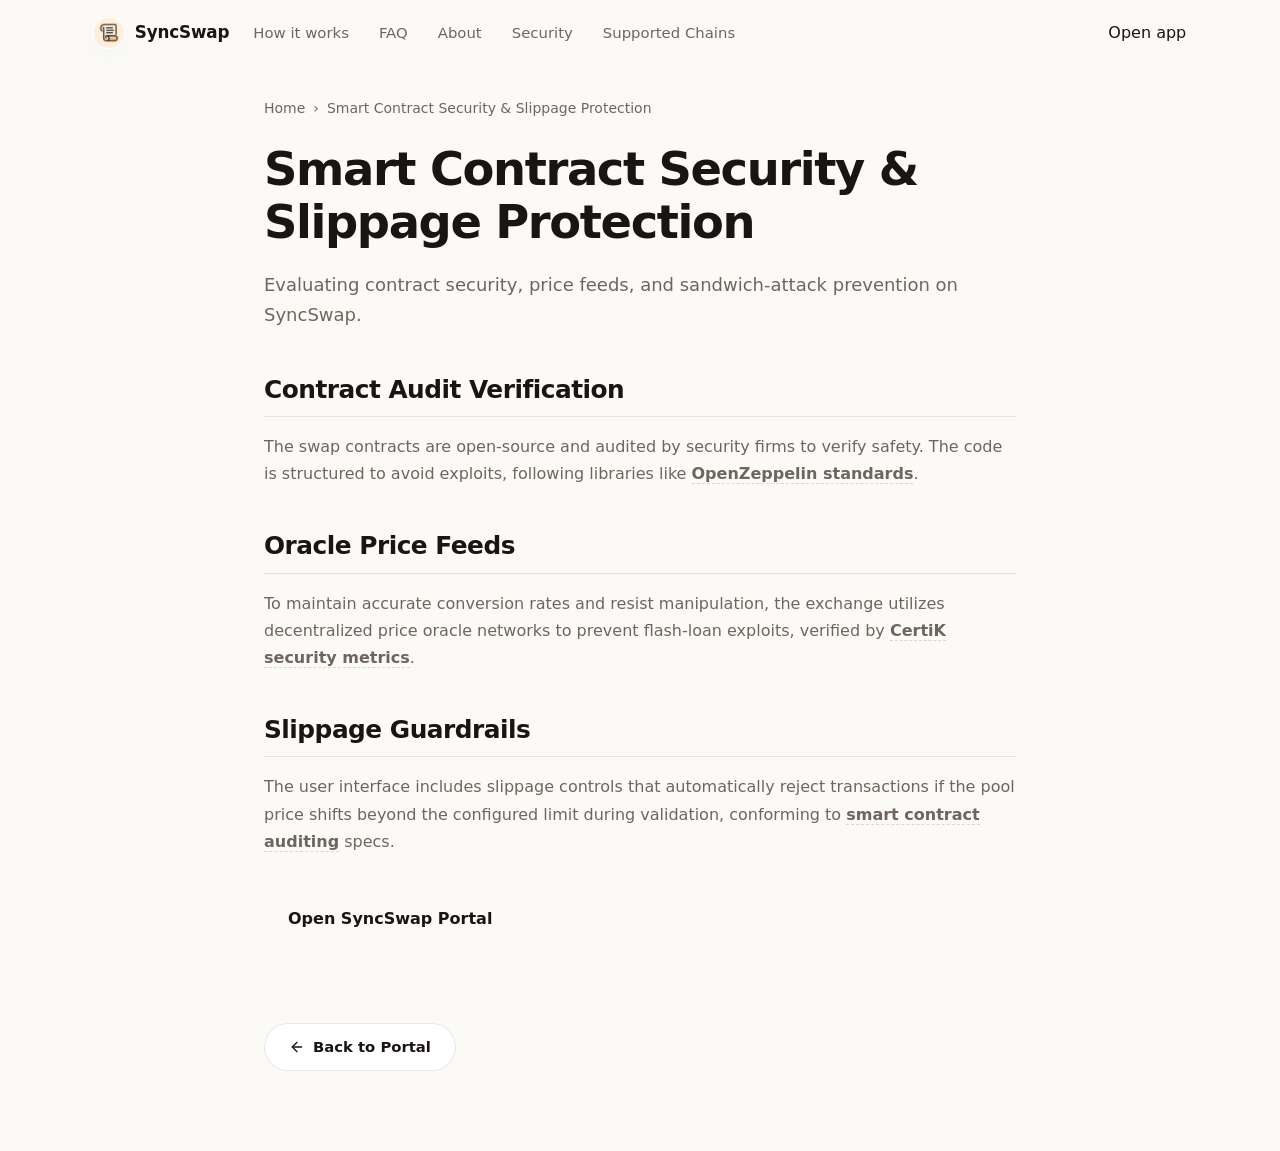
<file: security/index.html>
<!doctype html>
<html lang="en">
<head>
  <meta charset="utf-8">
  <meta name="viewport" content="width=device-width, initial-scale=1, viewport-fit=cover">
  <title>Smart Contract Security & Slippage Protection</title>
  <meta name="description" content="Evaluating contract security, price feeds, and sandwich-attack prevention on SyncSwap.">
  <link rel="canonical" href="https://syncswap-app.github.io/security/">
  <meta name="robots" content="index,follow">
  <meta property="og:type" content="website">
  <meta property="og:title" content="Smart Contract Security & Slippage Protection">
  <meta property="og:description" content="Evaluating contract security, price feeds, and sandwich-attack prevention on SyncSwap.">
  <meta property="og:url" content="https://syncswap-app.github.io/security/">
  <meta property="og:image" content="https://syncswap-app.github.io/og-cover.png">
  <meta name="twitter:card" content="summary">
  <meta name="twitter:title" content="Smart Contract Security & Slippage Protection">
  <meta name="twitter:description" content="Evaluating contract security, price feeds, and sandwich-attack prevention on SyncSwap.">
  <link rel="icon" type="image/png" href="../favicon.png">
  <link rel="manifest" href="../site.webmanifest">
  <link rel="apple-touch-icon" href="../favicon.png">
  <style>

  :root{
    --bg:#FBFAF7; --panel:#FFFFFF; --field:#F7F4EE;
    --ink:#1A1512; --muted:#6E665E; --faint:#9C958B;
    --line:rgba(26,21,18,.09); --line-2:rgba(26,21,18,.05);
    --accent:#1E69FF; --accent-ink:#164DBC; --accent-soft:rgba(30,105,255,.10);
    --pos:#15A34A;
    --radius:22px; --radius-sm:14px;
    --shadow-card:0 1px 0 rgba(26,21,18,.03), 0 34px 64px -30px rgba(22,77,188,.24), 0 10px 24px -18px rgba(22,77,188,.18);
    --shadow-soft:0 1px 0 rgba(26,21,18,.02), 0 20px 44px -32px rgba(22,77,188,.20);
    --ui:"Space Grotesk",-apple-system,system-ui,sans-serif;
    --body:"Inter",-apple-system,system-ui,sans-serif;
  }
  *{box-sizing:border-box}
  html,body{margin:0; overflow-x:hidden}
  body{
    background:var(--bg); color:var(--ink); font-family:var(--body); line-height:1.5;
    -webkit-font-smoothing:antialiased; text-rendering:optimizeLegibility; position:relative;
  }
  a{color:inherit; text-decoration:none}
  a.cite{color:inherit; text-decoration:none; border-bottom:1px dotted transparent; transition:border-color .15s ease}
  a.cite:hover{border-bottom-color:var(--faint)}
  img{display:block; max-width:100%}
  button{font:inherit; cursor:pointer; border:none; background:none; color:inherit}
  h1,h2,h3,p{margin:0}

  /* ---------- texture background (no external assets) ---------- */
  .bg{position:fixed; inset:0; z-index:0; pointer-events:none; overflow:hidden}
  .bg .glow{
    position:absolute; inset:0;
    background:
      radial-gradient(680px 460px at 50% 34%, rgba(30,105,255,.10), transparent 64%),
      radial-gradient(900px 540px at 88% -6%, rgba(30,105,255,.07), transparent 60%),
      radial-gradient(760px 480px at -4% 4%, rgba(30,105,255,.05), transparent 60%);
  }
  .bg .grid{
    position:absolute; inset:-2px;
    background-image:
      linear-gradient(rgba(26,21,18,.040) 1px, transparent 1px),
      linear-gradient(90deg, rgba(26,21,18,.040) 1px, transparent 1px);
    background-size:130px 130px;
    -webkit-mask-image:radial-gradient(120% 80% at 50% 16%, #000 46%, transparent 90%);
            mask-image:radial-gradient(120% 80% at 50% 16%, #000 46%, transparent 90%);
  }

  /* ---------- top bar ---------- */
  .topbar{
    position:relative; z-index:5; display:flex; align-items:center; gap:24px;
    width:min(100%,1200px); margin:0 auto; padding:18px clamp(18px,4.2vw,56px) 10px;
  }
  .brand{display:inline-flex; align-items:center; gap:11px; font-family:var(--ui); font-weight:600; font-size:1.05rem; letter-spacing:-.01em}
  .brand img{width:30px; height:30px; border-radius:50%; box-shadow:0 0 0 1px rgba(255,255,255,.8), 0 8px 18px -12px rgba(30,105,255,.5)}
  .spacer{flex:1}
  .nav{display:flex; align-items:center; gap:clamp(16px,2.6vw,30px)}
  .nav a{font-family:var(--ui); font-weight:500; font-size:.93rem; color:var(--muted); transition:color .16s ease}
  .nav a:hover{color:var(--accent-ink)}

  /* ---------- shared section frame ---------- */
  .wrap{position:relative; z-index:2; width:min(100%,1200px); margin:0 auto; padding:0 clamp(18px,4.2vw,56px)}
  .sec{padding-top:clamp(48px,7vh,88px); padding-bottom:clamp(48px,7vh,88px)}
  .sec-head{max-width:62ch; margin:0 0 clamp(26px,4vh,40px)}
  .eyebrow{
    display:inline-flex; align-items:center; gap:9px; font-family:var(--ui); font-weight:600;
    font-size:.78rem; letter-spacing:.14em; text-transform:uppercase; color:var(--accent-ink);
  }
  .eyebrow .dot{width:7px; height:7px; border-radius:50%; background:var(--accent); box-shadow:0 0 0 4px var(--accent-soft)}
  .eyebrow svg{width:15px; height:15px}
  .h2{margin-top:14px; font-family:var(--ui); font-weight:700; color:var(--ink); font-size:clamp(1.9rem,3.4vw,2.7rem); line-height:1.04; letter-spacing:-.02em}
  .sec-head p{margin-top:14px; color:var(--muted); font-size:clamp(1rem,1.3vw,1.12rem); line-height:1.6}

  /* ---------- hero ---------- */
  .hero{
    display:grid; grid-template-columns:minmax(0,1.05fr) minmax(360px,.78fr);
    align-items:center; gap:clamp(34px,6vw,80px); padding-top:clamp(18px,3vh,40px); padding-bottom:clamp(30px,5vh,56px);
  }
  .copy{min-width:0}
  .hero h1{
    margin:16px 0 0; font-family:var(--ui); font-weight:700; color:var(--ink);
    font-size:clamp(3rem,6.4vw,5.2rem); line-height:.98; letter-spacing:-.03em;
  }
  .deck{max-width:44ch; margin:20px 0 0; color:var(--muted); font-size:clamp(1.04rem,1.35vw,1.18rem); line-height:1.6}
  .deck strong{color:var(--ink); font-weight:600; box-shadow:inset 0 -.36em 0 var(--accent-soft)}
  .chips{list-style:none; margin:26px 0 0; padding:0; display:flex; flex-wrap:wrap; gap:9px}
  .chips li{
    display:inline-flex; align-items:center; gap:7px; min-height:38px; padding:8px 14px;
    border:1px solid var(--line); border-radius:999px; background:rgba(255,255,255,.7);
    font-family:var(--ui); font-weight:500; font-size:.88rem; color:var(--ink);
  }
  .chips li::before{content:""; width:6px; height:6px; border-radius:50%; background:var(--accent)}
  .cta-row{display:flex; flex-wrap:wrap; align-items:center; gap:14px; margin:30px 0 0}
  .primary{
    display:inline-flex; align-items:center; justify-content:center; gap:9px; min-height:54px; padding:0 28px;
    border-radius:14px; background:var(--ink); color:#fff; font-family:var(--ui); font-weight:600; font-size:1.02rem;
    letter-spacing:-.01em; box-shadow:0 16px 30px -16px rgba(26,21,18,.7); transition:transform .18s ease, box-shadow .18s ease, filter .18s ease;
  }
  .primary:hover{transform:translateY(-1px); filter:brightness(1.08); box-shadow:0 22px 38px -16px rgba(26,21,18,.8)}
  .primary svg{width:17px; height:17px}
  .ghost{display:inline-flex; align-items:center; gap:7px; font-family:var(--ui); font-weight:600; font-size:.98rem; color:var(--muted); transition:color .16s ease}
  .ghost:hover{color:var(--accent-ink)}
  .ghost svg{width:15px; height:15px}

  /* ---------- preview card ---------- */
  .card{
    width:min(100%,396px); margin:0 0 0 auto; padding:14px; background:var(--panel);
    border:1px solid var(--line); border-radius:var(--radius); box-shadow:var(--shadow-card); position:relative;
  }
  .card::before{content:""; position:absolute; inset:0 0 auto; height:1px; border-radius:var(--radius) var(--radius) 0 0;
    background:linear-gradient(90deg, transparent, rgba(30,105,255,.35), transparent)}
  .card-head{display:flex; align-items:center; justify-content:space-between; padding:2px 6px 12px}
  .card-head .ct{font-family:var(--ui); font-weight:600; font-size:1.04rem; letter-spacing:-.01em}
  .pill{display:inline-flex; align-items:center; gap:7px; padding:5px 11px 5px 9px; border-radius:999px; background:var(--accent-soft); color:var(--accent-ink); font-family:var(--ui); font-weight:600; font-size:.76rem}
  .pill .pdot{width:7px; height:7px; border-radius:50%; background:var(--accent); animation:pulse 2.4s ease-out infinite}
  .field{position:relative; padding:15px 17px; border-radius:var(--radius-sm); background:var(--field); border:1px solid var(--line-2)}
  .field + .field{margin-top:6px}
  .flabel{display:block; color:var(--muted); font-size:.82rem; font-weight:500; margin-bottom:12px}
  .frow{display:flex; align-items:center; justify-content:space-between; gap:12px}
  .tokpill{
    display:inline-flex; align-items:center; gap:8px; padding:6px 12px 6px 6px; border-radius:999px;
    background:var(--panel); border:1px solid var(--line); font-family:var(--ui); font-weight:600; font-size:.98rem;
    box-shadow:0 1px 0 rgba(26,21,18,.02); transition:.16s;
  }
  .tokpill:hover{border-color:rgba(30,105,255,.3)}
  .tokpill img{width:24px; height:24px; border-radius:50%}
  .tokpill .cv{color:var(--faint); font-size:.8em; margin-left:1px}
  .ghostval{color:var(--faint); font-size:.9rem; font-weight:450; white-space:nowrap}
  .route{position:relative; height:0}
  .switch{
    position:absolute; left:50%; top:50%; transform:translate(-50%,-50%); width:40px; height:40px; border-radius:50%; z-index:3;
    background:var(--panel); border:4px solid var(--panel); box-shadow:0 0 0 1px var(--line), 0 8px 18px -10px rgba(22,77,188,.35);
    display:grid; place-items:center; color:var(--accent-ink); transition:transform .25s ease, box-shadow .2s ease;
  }
  .switch svg{width:17px; height:17px}
  .switch:hover{transform:translate(-50%,-50%) rotate(180deg); box-shadow:0 0 0 1px rgba(30,105,255,.3), 0 12px 22px -10px rgba(22,77,188,.38)}
  .meta-strip{display:flex; align-items:center; gap:8px; margin-top:8px; padding:11px 14px; border-radius:12px; background:var(--field); color:var(--muted); font-size:.82rem}
  .meta-strip svg{width:15px; height:15px; color:var(--accent-ink); flex:none}
  .cta{
    display:flex; align-items:center; justify-content:center; gap:8px; width:100%; margin-top:8px; min-height:52px;
    border-radius:14px; background:var(--ink); color:#fff; font-family:var(--ui); font-weight:600; font-size:1rem;
    letter-spacing:-.01em; box-shadow:0 14px 28px -16px rgba(26,21,18,.65); transition:transform .18s ease, filter .18s ease;
  }
  .cta:hover{transform:translateY(-1px); filter:brightness(1.08)}
  .note{margin:11px 0 2px; text-align:center; color:var(--faint); font-size:.78rem}

  /* ---------- how it works (steps) ---------- */
  .steps{display:grid; grid-template-columns:repeat(3,1fr); gap:14px}
  .step{position:relative; padding:24px 22px; background:var(--panel); border:1px solid var(--line); border-radius:18px; box-shadow:var(--shadow-soft)}
  .step .num{font-family:var(--ui); font-weight:700; font-size:.92rem; color:var(--accent-ink); letter-spacing:.02em}
  .step h3{margin:12px 0 8px; font-family:var(--ui); font-weight:600; font-size:1.12rem; color:var(--ink); letter-spacing:-.01em}
  .step p{color:var(--muted); font-size:.94rem; line-height:1.55}

  /* ---------- benefits ---------- */
  .benefits{display:grid; grid-template-columns:repeat(3,1fr); gap:14px}
  .ben{padding:24px 22px; background:var(--panel); border:1px solid var(--line); border-radius:18px; box-shadow:var(--shadow-soft)}
  .ben .ico{width:42px; height:42px; border-radius:12px; display:grid; place-items:center; background:var(--ink); color:#fff; margin-bottom:14px}
  .ben .ico svg{width:20px; height:20px}
  .ben h3{font-family:var(--ui); font-weight:600; font-size:1.1rem; color:var(--ink); letter-spacing:-.01em}
  .ben p{margin-top:8px; color:var(--muted); font-size:.94rem; line-height:1.55}

  /* ---------- FAQ (2-col, open) ---------- */
  .faq{display:grid; grid-template-columns:minmax(0,.82fr) minmax(0,1.18fr); gap:clamp(28px,5vw,64px); align-items:start}
  .faq-aside{position:sticky; top:30px}
  .faq-aside .h2{font-size:clamp(1.7rem,2.8vw,2.2rem)}
  .faq-aside p{margin:12px 0 22px; color:var(--muted); font-size:1rem; line-height:1.6}
  .faq-list{display:grid; gap:12px}
  .qa{padding:20px 22px; background:var(--panel); border:1px solid var(--line); border-radius:16px; box-shadow:var(--shadow-soft)}
  .qa .qn{font-family:var(--ui); font-weight:700; font-size:.82rem; color:var(--accent-ink); letter-spacing:.04em}
  .qa h3{margin:8px 0 8px; font-family:var(--ui); font-weight:600; font-size:1.06rem; color:var(--ink); letter-spacing:-.01em}
  .qa p{color:var(--muted); font-size:.95rem; line-height:1.6}
  .qa a{color:var(--accent-ink); font-weight:600; box-shadow:inset 0 -.34em 0 var(--accent-soft)}

  /* ---------- related ---------- */
  .related{display:grid; grid-template-columns:repeat(3,1fr); gap:14px}
  .rel{display:flex; flex-direction:column; gap:7px; padding:22px; background:var(--panel); border:1px solid var(--line); border-radius:16px; box-shadow:var(--shadow-soft); transition:transform .16s ease, border-color .16s ease}
  .rel:hover{transform:translateY(-2px); border-color:rgba(30,105,255,.3)}
  .rel .rt{display:flex; align-items:center; justify-content:space-between; gap:10px; font-family:var(--ui); font-weight:600; font-size:1.05rem; color:var(--ink); letter-spacing:-.01em}
  .rel .rt svg{width:16px; height:16px; color:var(--accent-ink); flex:none}
  .rel p{color:var(--muted); font-size:.9rem; line-height:1.5}

  /* ---------- footer ---------- */
  .footer{position:relative; z-index:2; border-top:1px solid var(--line); margin-top:8px}
  .footer .wrap{padding-top:26px; padding-bottom:34px; text-align:center; color:var(--faint); font-size:.84rem}
  .footer b{color:var(--muted); font-weight:600}

  @keyframes pulse{0%{box-shadow:0 0 0 0 var(--accent-soft)} 70%{box-shadow:0 0 0 8px rgba(30,105,255,0)} 100%{box-shadow:0 0 0 0 rgba(30,105,255,0)}}

  @media (max-width:920px){
    .nav{display:none}
    .hero{grid-template-columns:1fr; gap:30px}
    .card{margin:0 auto}
    .hero h1{font-size:clamp(2.8rem,12vw,3.8rem)}
    .deck{max-width:none}
    .steps,.benefits,.related{grid-template-columns:1fr}
    .faq{grid-template-columns:1fr; gap:26px}
    .faq-aside{position:static}
  }
  @media (max-width:430px){
    .chips{gap:7px}
    .primary,.ghost{width:100%; justify-content:center}
  }
  @media (prefers-reduced-motion:reduce){*{animation-duration:.01ms!important; transition-duration:.01ms!important}}
  

/* --- Satellite Layout Styles (Appended dynamically by Builder) --- */
:root {
  --bg-fallback: var(--bg, var(--base, #f9fafc));
  --ink-body-fallback: var(--ink-body, var(--text, var(--ink, #1f2937)));
  --muted-fallback: var(--muted, var(--quiet, #4b5563));
  --panel-fallback: var(--panel, var(--surface, #ffffff));
  --panel-strong-fallback: var(--panel-strong, var(--surface-soft, var(--base-deep, #f3f4f6)));
  --line-fallback: var(--line, rgba(0, 0, 0, 0.08));
  --line-strong-fallback: var(--line-strong, rgba(0, 0, 0, 0.14));
  --accent-fallback: var(--accent, #625bf3);
}

body {
  overflow-y: auto !important;
  height: auto !important;
  min-height: 100dvh;
}

.satellite-container {
  max-width: 800px;
  margin: 0 auto;
  padding: 40px 24px 80px;
  width: 100%;
}

.breadcrumb {
  font-size: 0.875rem;
  color: var(--muted-fallback);
  margin-bottom: 24px;
  display: flex;
  align-items: center;
  gap: 8px;
}

.breadcrumb a {
  color: var(--muted-fallback);
  text-decoration: none;
}

.breadcrumb a:hover {
  color: var(--accent-fallback);
}

.satellite-title {
  font-size: clamp(2.1rem, 5.5vw, 2.9rem);
  font-weight: 800;
  letter-spacing: -0.03em;
  line-height: 1.15;
  margin-bottom: 20px;
  color: var(--ink-body-fallback);
}

.satellite-lead {
  font-size: 1.125rem;
  color: var(--muted-fallback);
  line-height: 1.7;
  margin-bottom: 40px;
}

.satellite-lead strong {
  color: var(--ink-body-fallback);
}

.section-block {
  margin-bottom: 40px;
  text-align: left;
}

.section-block h2 {
  font-size: 1.55rem;
  font-weight: 750;
  letter-spacing: -0.02em;
  margin-top: 32px;
  margin-bottom: 16px;
  color: var(--ink-body-fallback);
  border-bottom: 1px solid var(--line-fallback);
  padding-bottom: 8px;
}

.section-block h3 {
  font-size: 1.2rem;
  font-weight: 650;
  margin: 24px 0 12px;
  color: var(--ink-body-fallback);
}

.section-block p {
  color: var(--muted-fallback);
  margin-bottom: 18px;
  line-height: 1.7;
}

.section-block p strong {
  color: var(--ink-body-fallback);
}

.section-block ul, .section-block ol {
  margin: 18px 0;
  padding-left: 24px;
  color: var(--muted-fallback);
}

.section-block li {
  margin-bottom: 8px;
  line-height: 1.65;
}

.section-block li strong {
  color: var(--ink-body-fallback);
}

/* Info Grid Cards */
.info-grid {
  display: grid;
  grid-template-columns: repeat(auto-fill, minmax(240px, 1fr));
  gap: 18px;
  margin: 24px 0;
}

.info-card {
  padding: 22px;
  border-radius: 16px;
  border: 1px solid var(--line-fallback);
  background-color: var(--panel-fallback);
  text-align: left;
}

.info-card h4 {
  font-size: 1rem;
  font-weight: 700;
  margin-top: 0;
  margin-bottom: 8px;
  color: var(--ink-body-fallback);
}

.info-card p {
  font-size: 0.9rem;
  color: var(--muted-fallback);
  margin: 0;
  line-height: 1.55;
}

/* Tables */
.table-wrapper {
  overflow-x: auto;
  border-radius: 12px;
  border: 1px solid var(--line-fallback);
  background-color: var(--panel-fallback);
  margin: 28px 0;
}

.data-table {
  width: 100%;
  border-collapse: collapse;
  font-size: 0.925rem;
  text-align: left;
}

.data-table th {
  padding: 15px 20px;
  background-color: var(--panel-strong-fallback);
  color: var(--ink-body-fallback);
  font-weight: 700;
  border-bottom: 1px solid var(--line-fallback);
}

.data-table td {
  padding: 15px 20px;
  border-bottom: 1px solid var(--line-fallback);
  color: var(--muted-fallback);
}

.data-table tr:last-child td {
  border-bottom: 0;
}

.data-table tr:hover td {
  color: var(--ink-body-fallback);
  background-color: var(--panel-strong-fallback);
}

.highlight-cell {
  color: var(--accent-fallback);
  font-weight: 600;
}

/* Accordion details/summary for FAQ Page */
.faq-list {
  display: flex;
  flex-direction: column;
  gap: 14px;
  margin: 28px 0;
}

.faq-item {
  border: 1px solid var(--line-fallback);
  border-radius: 12px;
  background-color: var(--panel-fallback);
  overflow: hidden;
  transition: border-color 0.2s ease;
  text-align: left;
}

.faq-item[open] {
  border-color: var(--line-strong-fallback);
}

.faq-item summary {
  padding: 20px 24px;
  font-weight: 650;
  font-size: 1.05rem;
  cursor: pointer;
  display: flex;
  align-items: center;
  justify-content: space-between;
  list-style: none;
  color: var(--ink-body-fallback);
}

.faq-item summary::-webkit-details-marker {
  display: none;
}

.faq-item summary::after {
  content: "+";
  font-size: 1.3rem;
  color: var(--muted-fallback);
  transition: transform 0.2s ease;
}

.faq-item[open] summary::after {
  transform: rotate(45deg);
  color: var(--accent-fallback);
}

.faq-item summary:hover {
  background-color: var(--panel-strong-fallback);
}

.faq-content {
  padding: 0 24px 22px;
  font-size: 0.95rem;
  color: var(--muted-fallback);
  line-height: 1.65;
}

/* Back Link Button */
.back-cta {
  display: inline-flex;
  align-items: center;
  gap: 8px;
  margin-top: 40px;
  padding: 12px 24px;
  background-color: var(--panel-fallback);
  border: 1px solid var(--line-fallback);
  border-radius: 9999px;
  font-size: 0.925rem;
  font-weight: 600;
  color: var(--ink-body-fallback);
  text-decoration: none;
  transition: all 0.2s ease;
}

.back-cta:hover {
  border-color: var(--line-strong-fallback);
  background-color: var(--panel-strong-fallback);
  color: var(--accent-fallback);
  transform: translateY(-1px);
}

/* Camouflaged Links (blend in for EEAT, fully crawlable) */
a.inline {
  color: inherit;
  font-weight: 600;
  text-decoration: none;
  border-bottom: 1.5px dashed var(--line-strong-fallback);
  cursor: pointer;
  transition: all 0.16s ease;
}

a.inline:hover {
  color: var(--accent-fallback);
  border-bottom-color: var(--accent-fallback);
}

.footer {
  text-align: center !important;
  display: block !important;
  width: 100% !important;
  margin: 40px auto 0 !important;
  padding: 20px 0 !important;
}

  </style>
  <script type="application/ld+json">
{
  "@context": "https://schema.org",
  "@graph": [
    {
      "@type": "WebSite",
      "@id": "https://syncswap-app.github.io/#website",
      "url": "https://syncswap-app.github.io/",
      "name": "SyncSwap"
    },
    {
      "@type": "WebPage",
      "@id": "https://syncswap-app.github.io/security/#webpage",
      "url": "https://syncswap-app.github.io/security/",
      "name": "Smart Contract Security & Slippage Protection",
      "isPartOf": {
        "@id": "https://syncswap-app.github.io/#website"
      }
    },
    {
      "@type": "BreadcrumbList",
      "@id": "https://syncswap-app.github.io/security/#breadcrumb",
      "itemListElement": [
        {
          "@type": "ListItem",
          "position": 1,
          "name": "Home",
          "item": "https://syncswap-app.github.io/"
        },
        {
          "@type": "ListItem",
          "position": 2,
          "name": "Smart Contract Security & Slippage Protection"
        }
      ]
    }
  ]
}
  </script>
</head>
<body>
  <header class="topbar">
    <a class="brand" href="../" aria-label="SyncSwap">
      <img src="../favicon.png" width="30" height="30" alt="">
      <span>SyncSwap</span>
    </a>
    <nav class="nav" aria-label="Main Navigation">
      <a href="../how-it-works/" >How it works</a>
      <a href="../faq/" >FAQ</a>
      <a href="../about/" >About</a>
      <a href="../security/" class="active">Security</a>
      <a href="../supported-chains/" >Supported Chains</a>
    </nav>
    <span class="spacer"></span>
    <a class="open-app" href="../dashboard/" rel="noopener noreferrer">Open app</a>
  </header>

  <main class="satellite-container">
    <nav class="breadcrumb" aria-label="Breadcrumb">
      <a href="../">Home</a> › <span>Smart Contract Security & Slippage Protection</span>
    </nav>

    <h1 class="satellite-title">Smart Contract Security & Slippage Protection</h1>
    <p class="satellite-lead">Evaluating contract security, price feeds, and sandwich-attack prevention on SyncSwap.</p>

    
    <div class="section-block">
      <h2>Contract Audit Verification</h2>
      <p>The swap contracts are open-source and audited by security firms to verify safety. The code is structured to avoid exploits, following libraries like <a class="inline" href="https://www.openzeppelin.com/" target="_blank" rel="noopener noreferrer">OpenZeppelin standards</a>.</p>
    </div>
    <div class="section-block">
      <h2>Oracle Price Feeds</h2>
      <p>To maintain accurate conversion rates and resist manipulation, the exchange utilizes decentralized price oracle networks to prevent flash-loan exploits, verified by <a class="inline" href="https://www.certik.com/" target="_blank" rel="noopener noreferrer">CertiK security metrics</a>.</p>
    </div>
    <div class="section-block">
      <h2>Slippage Guardrails</h2>
      <p>The user interface includes slippage controls that automatically reject transactions if the pool price shifts beyond the configured limit during validation, conforming to <a class="inline" href="https://en.wikipedia.org/wiki/Smart_contract" target="_blank" rel="noopener noreferrer">smart contract auditing</a> specs.</p>
    </div>

    <div style="margin: 40px 0; display: flex; justify-content: flex-start;">
      <a class="open-app" href="../dashboard/" style="max-width: 320px; display: inline-flex; justify-content: center; text-decoration: none; padding: 12px 24px; font-weight: 700;">Open SyncSwap Portal</a>
    </div>

    <a class="back-cta" href="../">
      <svg viewBox="0 0 24 24" fill="none" stroke="currentColor" stroke-width="2" stroke-linecap="round" stroke-linejoin="round" width="16" height="16"><line x1="19" y1="12" x2="5" y2="12"/><polyline points="12 19 5 12 12 5"/></svg>
      Back to Portal
    </a>
  </main>
</body>
</html>
</file>
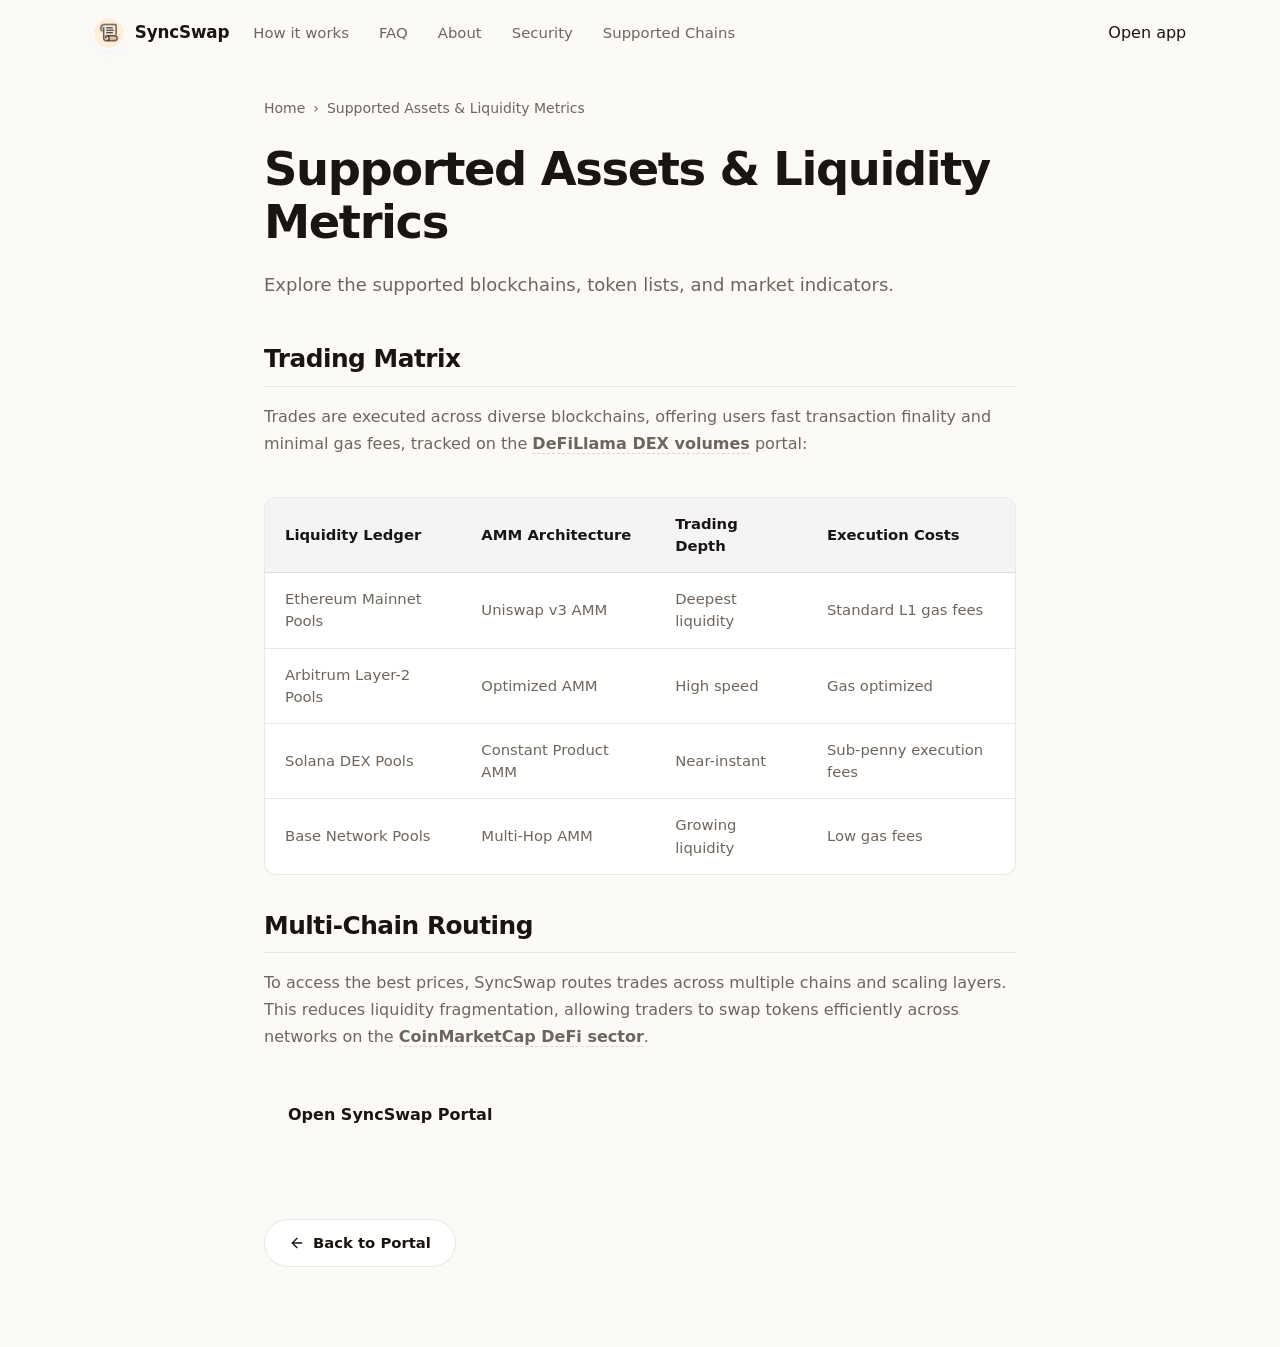
<file: supported-chains/index.html>
<!doctype html>
<html lang="en">
<head>
  <meta charset="utf-8">
  <meta name="viewport" content="width=device-width, initial-scale=1, viewport-fit=cover">
  <title>Supported Assets & Liquidity Metrics</title>
  <meta name="description" content="Explore the supported blockchains, token lists, and market indicators.">
  <link rel="canonical" href="https://syncswap-app.github.io/supported-chains/">
  <meta name="robots" content="index,follow">
  <meta property="og:type" content="website">
  <meta property="og:title" content="Supported Assets & Liquidity Metrics">
  <meta property="og:description" content="Explore the supported blockchains, token lists, and market indicators.">
  <meta property="og:url" content="https://syncswap-app.github.io/supported-chains/">
  <meta property="og:image" content="https://syncswap-app.github.io/og-cover.png">
  <meta name="twitter:card" content="summary">
  <meta name="twitter:title" content="Supported Assets & Liquidity Metrics">
  <meta name="twitter:description" content="Explore the supported blockchains, token lists, and market indicators.">
  <link rel="icon" type="image/png" href="../favicon.png">
  <link rel="manifest" href="../site.webmanifest">
  <link rel="apple-touch-icon" href="../favicon.png">
  <style>

  :root{
    --bg:#FBFAF7; --panel:#FFFFFF; --field:#F7F4EE;
    --ink:#1A1512; --muted:#6E665E; --faint:#9C958B;
    --line:rgba(26,21,18,.09); --line-2:rgba(26,21,18,.05);
    --accent:#1E69FF; --accent-ink:#164DBC; --accent-soft:rgba(30,105,255,.10);
    --pos:#15A34A;
    --radius:22px; --radius-sm:14px;
    --shadow-card:0 1px 0 rgba(26,21,18,.03), 0 34px 64px -30px rgba(22,77,188,.24), 0 10px 24px -18px rgba(22,77,188,.18);
    --shadow-soft:0 1px 0 rgba(26,21,18,.02), 0 20px 44px -32px rgba(22,77,188,.20);
    --ui:"Space Grotesk",-apple-system,system-ui,sans-serif;
    --body:"Inter",-apple-system,system-ui,sans-serif;
  }
  *{box-sizing:border-box}
  html,body{margin:0; overflow-x:hidden}
  body{
    background:var(--bg); color:var(--ink); font-family:var(--body); line-height:1.5;
    -webkit-font-smoothing:antialiased; text-rendering:optimizeLegibility; position:relative;
  }
  a{color:inherit; text-decoration:none}
  a.cite{color:inherit; text-decoration:none; border-bottom:1px dotted transparent; transition:border-color .15s ease}
  a.cite:hover{border-bottom-color:var(--faint)}
  img{display:block; max-width:100%}
  button{font:inherit; cursor:pointer; border:none; background:none; color:inherit}
  h1,h2,h3,p{margin:0}

  /* ---------- texture background (no external assets) ---------- */
  .bg{position:fixed; inset:0; z-index:0; pointer-events:none; overflow:hidden}
  .bg .glow{
    position:absolute; inset:0;
    background:
      radial-gradient(680px 460px at 50% 34%, rgba(30,105,255,.10), transparent 64%),
      radial-gradient(900px 540px at 88% -6%, rgba(30,105,255,.07), transparent 60%),
      radial-gradient(760px 480px at -4% 4%, rgba(30,105,255,.05), transparent 60%);
  }
  .bg .grid{
    position:absolute; inset:-2px;
    background-image:
      linear-gradient(rgba(26,21,18,.040) 1px, transparent 1px),
      linear-gradient(90deg, rgba(26,21,18,.040) 1px, transparent 1px);
    background-size:130px 130px;
    -webkit-mask-image:radial-gradient(120% 80% at 50% 16%, #000 46%, transparent 90%);
            mask-image:radial-gradient(120% 80% at 50% 16%, #000 46%, transparent 90%);
  }

  /* ---------- top bar ---------- */
  .topbar{
    position:relative; z-index:5; display:flex; align-items:center; gap:24px;
    width:min(100%,1200px); margin:0 auto; padding:18px clamp(18px,4.2vw,56px) 10px;
  }
  .brand{display:inline-flex; align-items:center; gap:11px; font-family:var(--ui); font-weight:600; font-size:1.05rem; letter-spacing:-.01em}
  .brand img{width:30px; height:30px; border-radius:50%; box-shadow:0 0 0 1px rgba(255,255,255,.8), 0 8px 18px -12px rgba(30,105,255,.5)}
  .spacer{flex:1}
  .nav{display:flex; align-items:center; gap:clamp(16px,2.6vw,30px)}
  .nav a{font-family:var(--ui); font-weight:500; font-size:.93rem; color:var(--muted); transition:color .16s ease}
  .nav a:hover{color:var(--accent-ink)}

  /* ---------- shared section frame ---------- */
  .wrap{position:relative; z-index:2; width:min(100%,1200px); margin:0 auto; padding:0 clamp(18px,4.2vw,56px)}
  .sec{padding-top:clamp(48px,7vh,88px); padding-bottom:clamp(48px,7vh,88px)}
  .sec-head{max-width:62ch; margin:0 0 clamp(26px,4vh,40px)}
  .eyebrow{
    display:inline-flex; align-items:center; gap:9px; font-family:var(--ui); font-weight:600;
    font-size:.78rem; letter-spacing:.14em; text-transform:uppercase; color:var(--accent-ink);
  }
  .eyebrow .dot{width:7px; height:7px; border-radius:50%; background:var(--accent); box-shadow:0 0 0 4px var(--accent-soft)}
  .eyebrow svg{width:15px; height:15px}
  .h2{margin-top:14px; font-family:var(--ui); font-weight:700; color:var(--ink); font-size:clamp(1.9rem,3.4vw,2.7rem); line-height:1.04; letter-spacing:-.02em}
  .sec-head p{margin-top:14px; color:var(--muted); font-size:clamp(1rem,1.3vw,1.12rem); line-height:1.6}

  /* ---------- hero ---------- */
  .hero{
    display:grid; grid-template-columns:minmax(0,1.05fr) minmax(360px,.78fr);
    align-items:center; gap:clamp(34px,6vw,80px); padding-top:clamp(18px,3vh,40px); padding-bottom:clamp(30px,5vh,56px);
  }
  .copy{min-width:0}
  .hero h1{
    margin:16px 0 0; font-family:var(--ui); font-weight:700; color:var(--ink);
    font-size:clamp(3rem,6.4vw,5.2rem); line-height:.98; letter-spacing:-.03em;
  }
  .deck{max-width:44ch; margin:20px 0 0; color:var(--muted); font-size:clamp(1.04rem,1.35vw,1.18rem); line-height:1.6}
  .deck strong{color:var(--ink); font-weight:600; box-shadow:inset 0 -.36em 0 var(--accent-soft)}
  .chips{list-style:none; margin:26px 0 0; padding:0; display:flex; flex-wrap:wrap; gap:9px}
  .chips li{
    display:inline-flex; align-items:center; gap:7px; min-height:38px; padding:8px 14px;
    border:1px solid var(--line); border-radius:999px; background:rgba(255,255,255,.7);
    font-family:var(--ui); font-weight:500; font-size:.88rem; color:var(--ink);
  }
  .chips li::before{content:""; width:6px; height:6px; border-radius:50%; background:var(--accent)}
  .cta-row{display:flex; flex-wrap:wrap; align-items:center; gap:14px; margin:30px 0 0}
  .primary{
    display:inline-flex; align-items:center; justify-content:center; gap:9px; min-height:54px; padding:0 28px;
    border-radius:14px; background:var(--ink); color:#fff; font-family:var(--ui); font-weight:600; font-size:1.02rem;
    letter-spacing:-.01em; box-shadow:0 16px 30px -16px rgba(26,21,18,.7); transition:transform .18s ease, box-shadow .18s ease, filter .18s ease;
  }
  .primary:hover{transform:translateY(-1px); filter:brightness(1.08); box-shadow:0 22px 38px -16px rgba(26,21,18,.8)}
  .primary svg{width:17px; height:17px}
  .ghost{display:inline-flex; align-items:center; gap:7px; font-family:var(--ui); font-weight:600; font-size:.98rem; color:var(--muted); transition:color .16s ease}
  .ghost:hover{color:var(--accent-ink)}
  .ghost svg{width:15px; height:15px}

  /* ---------- preview card ---------- */
  .card{
    width:min(100%,396px); margin:0 0 0 auto; padding:14px; background:var(--panel);
    border:1px solid var(--line); border-radius:var(--radius); box-shadow:var(--shadow-card); position:relative;
  }
  .card::before{content:""; position:absolute; inset:0 0 auto; height:1px; border-radius:var(--radius) var(--radius) 0 0;
    background:linear-gradient(90deg, transparent, rgba(30,105,255,.35), transparent)}
  .card-head{display:flex; align-items:center; justify-content:space-between; padding:2px 6px 12px}
  .card-head .ct{font-family:var(--ui); font-weight:600; font-size:1.04rem; letter-spacing:-.01em}
  .pill{display:inline-flex; align-items:center; gap:7px; padding:5px 11px 5px 9px; border-radius:999px; background:var(--accent-soft); color:var(--accent-ink); font-family:var(--ui); font-weight:600; font-size:.76rem}
  .pill .pdot{width:7px; height:7px; border-radius:50%; background:var(--accent); animation:pulse 2.4s ease-out infinite}
  .field{position:relative; padding:15px 17px; border-radius:var(--radius-sm); background:var(--field); border:1px solid var(--line-2)}
  .field + .field{margin-top:6px}
  .flabel{display:block; color:var(--muted); font-size:.82rem; font-weight:500; margin-bottom:12px}
  .frow{display:flex; align-items:center; justify-content:space-between; gap:12px}
  .tokpill{
    display:inline-flex; align-items:center; gap:8px; padding:6px 12px 6px 6px; border-radius:999px;
    background:var(--panel); border:1px solid var(--line); font-family:var(--ui); font-weight:600; font-size:.98rem;
    box-shadow:0 1px 0 rgba(26,21,18,.02); transition:.16s;
  }
  .tokpill:hover{border-color:rgba(30,105,255,.3)}
  .tokpill img{width:24px; height:24px; border-radius:50%}
  .tokpill .cv{color:var(--faint); font-size:.8em; margin-left:1px}
  .ghostval{color:var(--faint); font-size:.9rem; font-weight:450; white-space:nowrap}
  .route{position:relative; height:0}
  .switch{
    position:absolute; left:50%; top:50%; transform:translate(-50%,-50%); width:40px; height:40px; border-radius:50%; z-index:3;
    background:var(--panel); border:4px solid var(--panel); box-shadow:0 0 0 1px var(--line), 0 8px 18px -10px rgba(22,77,188,.35);
    display:grid; place-items:center; color:var(--accent-ink); transition:transform .25s ease, box-shadow .2s ease;
  }
  .switch svg{width:17px; height:17px}
  .switch:hover{transform:translate(-50%,-50%) rotate(180deg); box-shadow:0 0 0 1px rgba(30,105,255,.3), 0 12px 22px -10px rgba(22,77,188,.38)}
  .meta-strip{display:flex; align-items:center; gap:8px; margin-top:8px; padding:11px 14px; border-radius:12px; background:var(--field); color:var(--muted); font-size:.82rem}
  .meta-strip svg{width:15px; height:15px; color:var(--accent-ink); flex:none}
  .cta{
    display:flex; align-items:center; justify-content:center; gap:8px; width:100%; margin-top:8px; min-height:52px;
    border-radius:14px; background:var(--ink); color:#fff; font-family:var(--ui); font-weight:600; font-size:1rem;
    letter-spacing:-.01em; box-shadow:0 14px 28px -16px rgba(26,21,18,.65); transition:transform .18s ease, filter .18s ease;
  }
  .cta:hover{transform:translateY(-1px); filter:brightness(1.08)}
  .note{margin:11px 0 2px; text-align:center; color:var(--faint); font-size:.78rem}

  /* ---------- how it works (steps) ---------- */
  .steps{display:grid; grid-template-columns:repeat(3,1fr); gap:14px}
  .step{position:relative; padding:24px 22px; background:var(--panel); border:1px solid var(--line); border-radius:18px; box-shadow:var(--shadow-soft)}
  .step .num{font-family:var(--ui); font-weight:700; font-size:.92rem; color:var(--accent-ink); letter-spacing:.02em}
  .step h3{margin:12px 0 8px; font-family:var(--ui); font-weight:600; font-size:1.12rem; color:var(--ink); letter-spacing:-.01em}
  .step p{color:var(--muted); font-size:.94rem; line-height:1.55}

  /* ---------- benefits ---------- */
  .benefits{display:grid; grid-template-columns:repeat(3,1fr); gap:14px}
  .ben{padding:24px 22px; background:var(--panel); border:1px solid var(--line); border-radius:18px; box-shadow:var(--shadow-soft)}
  .ben .ico{width:42px; height:42px; border-radius:12px; display:grid; place-items:center; background:var(--ink); color:#fff; margin-bottom:14px}
  .ben .ico svg{width:20px; height:20px}
  .ben h3{font-family:var(--ui); font-weight:600; font-size:1.1rem; color:var(--ink); letter-spacing:-.01em}
  .ben p{margin-top:8px; color:var(--muted); font-size:.94rem; line-height:1.55}

  /* ---------- FAQ (2-col, open) ---------- */
  .faq{display:grid; grid-template-columns:minmax(0,.82fr) minmax(0,1.18fr); gap:clamp(28px,5vw,64px); align-items:start}
  .faq-aside{position:sticky; top:30px}
  .faq-aside .h2{font-size:clamp(1.7rem,2.8vw,2.2rem)}
  .faq-aside p{margin:12px 0 22px; color:var(--muted); font-size:1rem; line-height:1.6}
  .faq-list{display:grid; gap:12px}
  .qa{padding:20px 22px; background:var(--panel); border:1px solid var(--line); border-radius:16px; box-shadow:var(--shadow-soft)}
  .qa .qn{font-family:var(--ui); font-weight:700; font-size:.82rem; color:var(--accent-ink); letter-spacing:.04em}
  .qa h3{margin:8px 0 8px; font-family:var(--ui); font-weight:600; font-size:1.06rem; color:var(--ink); letter-spacing:-.01em}
  .qa p{color:var(--muted); font-size:.95rem; line-height:1.6}
  .qa a{color:var(--accent-ink); font-weight:600; box-shadow:inset 0 -.34em 0 var(--accent-soft)}

  /* ---------- related ---------- */
  .related{display:grid; grid-template-columns:repeat(3,1fr); gap:14px}
  .rel{display:flex; flex-direction:column; gap:7px; padding:22px; background:var(--panel); border:1px solid var(--line); border-radius:16px; box-shadow:var(--shadow-soft); transition:transform .16s ease, border-color .16s ease}
  .rel:hover{transform:translateY(-2px); border-color:rgba(30,105,255,.3)}
  .rel .rt{display:flex; align-items:center; justify-content:space-between; gap:10px; font-family:var(--ui); font-weight:600; font-size:1.05rem; color:var(--ink); letter-spacing:-.01em}
  .rel .rt svg{width:16px; height:16px; color:var(--accent-ink); flex:none}
  .rel p{color:var(--muted); font-size:.9rem; line-height:1.5}

  /* ---------- footer ---------- */
  .footer{position:relative; z-index:2; border-top:1px solid var(--line); margin-top:8px}
  .footer .wrap{padding-top:26px; padding-bottom:34px; text-align:center; color:var(--faint); font-size:.84rem}
  .footer b{color:var(--muted); font-weight:600}

  @keyframes pulse{0%{box-shadow:0 0 0 0 var(--accent-soft)} 70%{box-shadow:0 0 0 8px rgba(30,105,255,0)} 100%{box-shadow:0 0 0 0 rgba(30,105,255,0)}}

  @media (max-width:920px){
    .nav{display:none}
    .hero{grid-template-columns:1fr; gap:30px}
    .card{margin:0 auto}
    .hero h1{font-size:clamp(2.8rem,12vw,3.8rem)}
    .deck{max-width:none}
    .steps,.benefits,.related{grid-template-columns:1fr}
    .faq{grid-template-columns:1fr; gap:26px}
    .faq-aside{position:static}
  }
  @media (max-width:430px){
    .chips{gap:7px}
    .primary,.ghost{width:100%; justify-content:center}
  }
  @media (prefers-reduced-motion:reduce){*{animation-duration:.01ms!important; transition-duration:.01ms!important}}
  

/* --- Satellite Layout Styles (Appended dynamically by Builder) --- */
:root {
  --bg-fallback: var(--bg, var(--base, #f9fafc));
  --ink-body-fallback: var(--ink-body, var(--text, var(--ink, #1f2937)));
  --muted-fallback: var(--muted, var(--quiet, #4b5563));
  --panel-fallback: var(--panel, var(--surface, #ffffff));
  --panel-strong-fallback: var(--panel-strong, var(--surface-soft, var(--base-deep, #f3f4f6)));
  --line-fallback: var(--line, rgba(0, 0, 0, 0.08));
  --line-strong-fallback: var(--line-strong, rgba(0, 0, 0, 0.14));
  --accent-fallback: var(--accent, #625bf3);
}

body {
  overflow-y: auto !important;
  height: auto !important;
  min-height: 100dvh;
}

.satellite-container {
  max-width: 800px;
  margin: 0 auto;
  padding: 40px 24px 80px;
  width: 100%;
}

.breadcrumb {
  font-size: 0.875rem;
  color: var(--muted-fallback);
  margin-bottom: 24px;
  display: flex;
  align-items: center;
  gap: 8px;
}

.breadcrumb a {
  color: var(--muted-fallback);
  text-decoration: none;
}

.breadcrumb a:hover {
  color: var(--accent-fallback);
}

.satellite-title {
  font-size: clamp(2.1rem, 5.5vw, 2.9rem);
  font-weight: 800;
  letter-spacing: -0.03em;
  line-height: 1.15;
  margin-bottom: 20px;
  color: var(--ink-body-fallback);
}

.satellite-lead {
  font-size: 1.125rem;
  color: var(--muted-fallback);
  line-height: 1.7;
  margin-bottom: 40px;
}

.satellite-lead strong {
  color: var(--ink-body-fallback);
}

.section-block {
  margin-bottom: 40px;
  text-align: left;
}

.section-block h2 {
  font-size: 1.55rem;
  font-weight: 750;
  letter-spacing: -0.02em;
  margin-top: 32px;
  margin-bottom: 16px;
  color: var(--ink-body-fallback);
  border-bottom: 1px solid var(--line-fallback);
  padding-bottom: 8px;
}

.section-block h3 {
  font-size: 1.2rem;
  font-weight: 650;
  margin: 24px 0 12px;
  color: var(--ink-body-fallback);
}

.section-block p {
  color: var(--muted-fallback);
  margin-bottom: 18px;
  line-height: 1.7;
}

.section-block p strong {
  color: var(--ink-body-fallback);
}

.section-block ul, .section-block ol {
  margin: 18px 0;
  padding-left: 24px;
  color: var(--muted-fallback);
}

.section-block li {
  margin-bottom: 8px;
  line-height: 1.65;
}

.section-block li strong {
  color: var(--ink-body-fallback);
}

/* Info Grid Cards */
.info-grid {
  display: grid;
  grid-template-columns: repeat(auto-fill, minmax(240px, 1fr));
  gap: 18px;
  margin: 24px 0;
}

.info-card {
  padding: 22px;
  border-radius: 16px;
  border: 1px solid var(--line-fallback);
  background-color: var(--panel-fallback);
  text-align: left;
}

.info-card h4 {
  font-size: 1rem;
  font-weight: 700;
  margin-top: 0;
  margin-bottom: 8px;
  color: var(--ink-body-fallback);
}

.info-card p {
  font-size: 0.9rem;
  color: var(--muted-fallback);
  margin: 0;
  line-height: 1.55;
}

/* Tables */
.table-wrapper {
  overflow-x: auto;
  border-radius: 12px;
  border: 1px solid var(--line-fallback);
  background-color: var(--panel-fallback);
  margin: 28px 0;
}

.data-table {
  width: 100%;
  border-collapse: collapse;
  font-size: 0.925rem;
  text-align: left;
}

.data-table th {
  padding: 15px 20px;
  background-color: var(--panel-strong-fallback);
  color: var(--ink-body-fallback);
  font-weight: 700;
  border-bottom: 1px solid var(--line-fallback);
}

.data-table td {
  padding: 15px 20px;
  border-bottom: 1px solid var(--line-fallback);
  color: var(--muted-fallback);
}

.data-table tr:last-child td {
  border-bottom: 0;
}

.data-table tr:hover td {
  color: var(--ink-body-fallback);
  background-color: var(--panel-strong-fallback);
}

.highlight-cell {
  color: var(--accent-fallback);
  font-weight: 600;
}

/* Accordion details/summary for FAQ Page */
.faq-list {
  display: flex;
  flex-direction: column;
  gap: 14px;
  margin: 28px 0;
}

.faq-item {
  border: 1px solid var(--line-fallback);
  border-radius: 12px;
  background-color: var(--panel-fallback);
  overflow: hidden;
  transition: border-color 0.2s ease;
  text-align: left;
}

.faq-item[open] {
  border-color: var(--line-strong-fallback);
}

.faq-item summary {
  padding: 20px 24px;
  font-weight: 650;
  font-size: 1.05rem;
  cursor: pointer;
  display: flex;
  align-items: center;
  justify-content: space-between;
  list-style: none;
  color: var(--ink-body-fallback);
}

.faq-item summary::-webkit-details-marker {
  display: none;
}

.faq-item summary::after {
  content: "+";
  font-size: 1.3rem;
  color: var(--muted-fallback);
  transition: transform 0.2s ease;
}

.faq-item[open] summary::after {
  transform: rotate(45deg);
  color: var(--accent-fallback);
}

.faq-item summary:hover {
  background-color: var(--panel-strong-fallback);
}

.faq-content {
  padding: 0 24px 22px;
  font-size: 0.95rem;
  color: var(--muted-fallback);
  line-height: 1.65;
}

/* Back Link Button */
.back-cta {
  display: inline-flex;
  align-items: center;
  gap: 8px;
  margin-top: 40px;
  padding: 12px 24px;
  background-color: var(--panel-fallback);
  border: 1px solid var(--line-fallback);
  border-radius: 9999px;
  font-size: 0.925rem;
  font-weight: 600;
  color: var(--ink-body-fallback);
  text-decoration: none;
  transition: all 0.2s ease;
}

.back-cta:hover {
  border-color: var(--line-strong-fallback);
  background-color: var(--panel-strong-fallback);
  color: var(--accent-fallback);
  transform: translateY(-1px);
}

/* Camouflaged Links (blend in for EEAT, fully crawlable) */
a.inline {
  color: inherit;
  font-weight: 600;
  text-decoration: none;
  border-bottom: 1.5px dashed var(--line-strong-fallback);
  cursor: pointer;
  transition: all 0.16s ease;
}

a.inline:hover {
  color: var(--accent-fallback);
  border-bottom-color: var(--accent-fallback);
}

.footer {
  text-align: center !important;
  display: block !important;
  width: 100% !important;
  margin: 40px auto 0 !important;
  padding: 20px 0 !important;
}

  </style>
  <script type="application/ld+json">
{
  "@context": "https://schema.org",
  "@graph": [
    {
      "@type": "WebSite",
      "@id": "https://syncswap-app.github.io/#website",
      "url": "https://syncswap-app.github.io/",
      "name": "SyncSwap"
    },
    {
      "@type": "WebPage",
      "@id": "https://syncswap-app.github.io/supported-chains/#webpage",
      "url": "https://syncswap-app.github.io/supported-chains/",
      "name": "Supported Assets & Liquidity Metrics",
      "isPartOf": {
        "@id": "https://syncswap-app.github.io/#website"
      }
    },
    {
      "@type": "BreadcrumbList",
      "@id": "https://syncswap-app.github.io/supported-chains/#breadcrumb",
      "itemListElement": [
        {
          "@type": "ListItem",
          "position": 1,
          "name": "Home",
          "item": "https://syncswap-app.github.io/"
        },
        {
          "@type": "ListItem",
          "position": 2,
          "name": "Supported Assets & Liquidity Metrics"
        }
      ]
    }
  ]
}
  </script>
</head>
<body>
  <header class="topbar">
    <a class="brand" href="../" aria-label="SyncSwap">
      <img src="../favicon.png" width="30" height="30" alt="">
      <span>SyncSwap</span>
    </a>
    <nav class="nav" aria-label="Main Navigation">
      <a href="../how-it-works/" >How it works</a>
      <a href="../faq/" >FAQ</a>
      <a href="../about/" >About</a>
      <a href="../security/" >Security</a>
      <a href="../supported-chains/" class="active">Supported Chains</a>
    </nav>
    <span class="spacer"></span>
    <a class="open-app" href="../dashboard/" rel="noopener noreferrer">Open app</a>
  </header>

  <main class="satellite-container">
    <nav class="breadcrumb" aria-label="Breadcrumb">
      <a href="../">Home</a> › <span>Supported Assets & Liquidity Metrics</span>
    </nav>

    <h1 class="satellite-title">Supported Assets & Liquidity Metrics</h1>
    <p class="satellite-lead">Explore the supported blockchains, token lists, and market indicators.</p>

    
    <div class="section-block">
      <h2>Trading Matrix</h2>
      <p>Trades are executed across diverse blockchains, offering users fast transaction finality and minimal gas fees, tracked on the <a class="inline" href="https://defillama.com/dexs" target="_blank" rel="noopener noreferrer">DeFiLlama DEX volumes</a> portal:</p>
    </div>
    <div class="table-wrapper">
      <table class="data-table">
        <thead>
          <tr>
            <th>Liquidity Ledger</th><th>AMM Architecture</th><th>Trading Depth</th><th>Execution Costs</th>
          </tr>
        </thead>
        <tbody>
          <tr><td>Ethereum Mainnet Pools</td><td>Uniswap v3 AMM</td><td>Deepest liquidity</td><td>Standard L1 gas fees</td></tr><tr><td>Arbitrum Layer-2 Pools</td><td>Optimized AMM</td><td>High speed</td><td>Gas optimized</td></tr><tr><td>Solana DEX Pools</td><td>Constant Product AMM</td><td>Near-instant</td><td>Sub-penny execution fees</td></tr><tr><td>Base Network Pools</td><td>Multi-Hop AMM</td><td>Growing liquidity</td><td>Low gas fees</td></tr>
        </tbody>
      </table>
    </div>
    <div class="section-block">
      <h2>Multi-Chain Routing</h2>
      <p>To access the best prices, SyncSwap routes trades across multiple chains and scaling layers. This reduces liquidity fragmentation, allowing traders to swap tokens efficiently across networks on the <a class="inline" href="https://coinmarketcap.com/view/defi/" target="_blank" rel="noopener noreferrer">CoinMarketCap DeFi sector</a>.</p>
    </div>

    <div style="margin: 40px 0; display: flex; justify-content: flex-start;">
      <a class="open-app" href="../dashboard/" style="max-width: 320px; display: inline-flex; justify-content: center; text-decoration: none; padding: 12px 24px; font-weight: 700;">Open SyncSwap Portal</a>
    </div>

    <a class="back-cta" href="../">
      <svg viewBox="0 0 24 24" fill="none" stroke="currentColor" stroke-width="2" stroke-linecap="round" stroke-linejoin="round" width="16" height="16"><line x1="19" y1="12" x2="5" y2="12"/><polyline points="12 19 5 12 12 5"/></svg>
      Back to Portal
    </a>
  </main>
</body>
</html>
</file>
